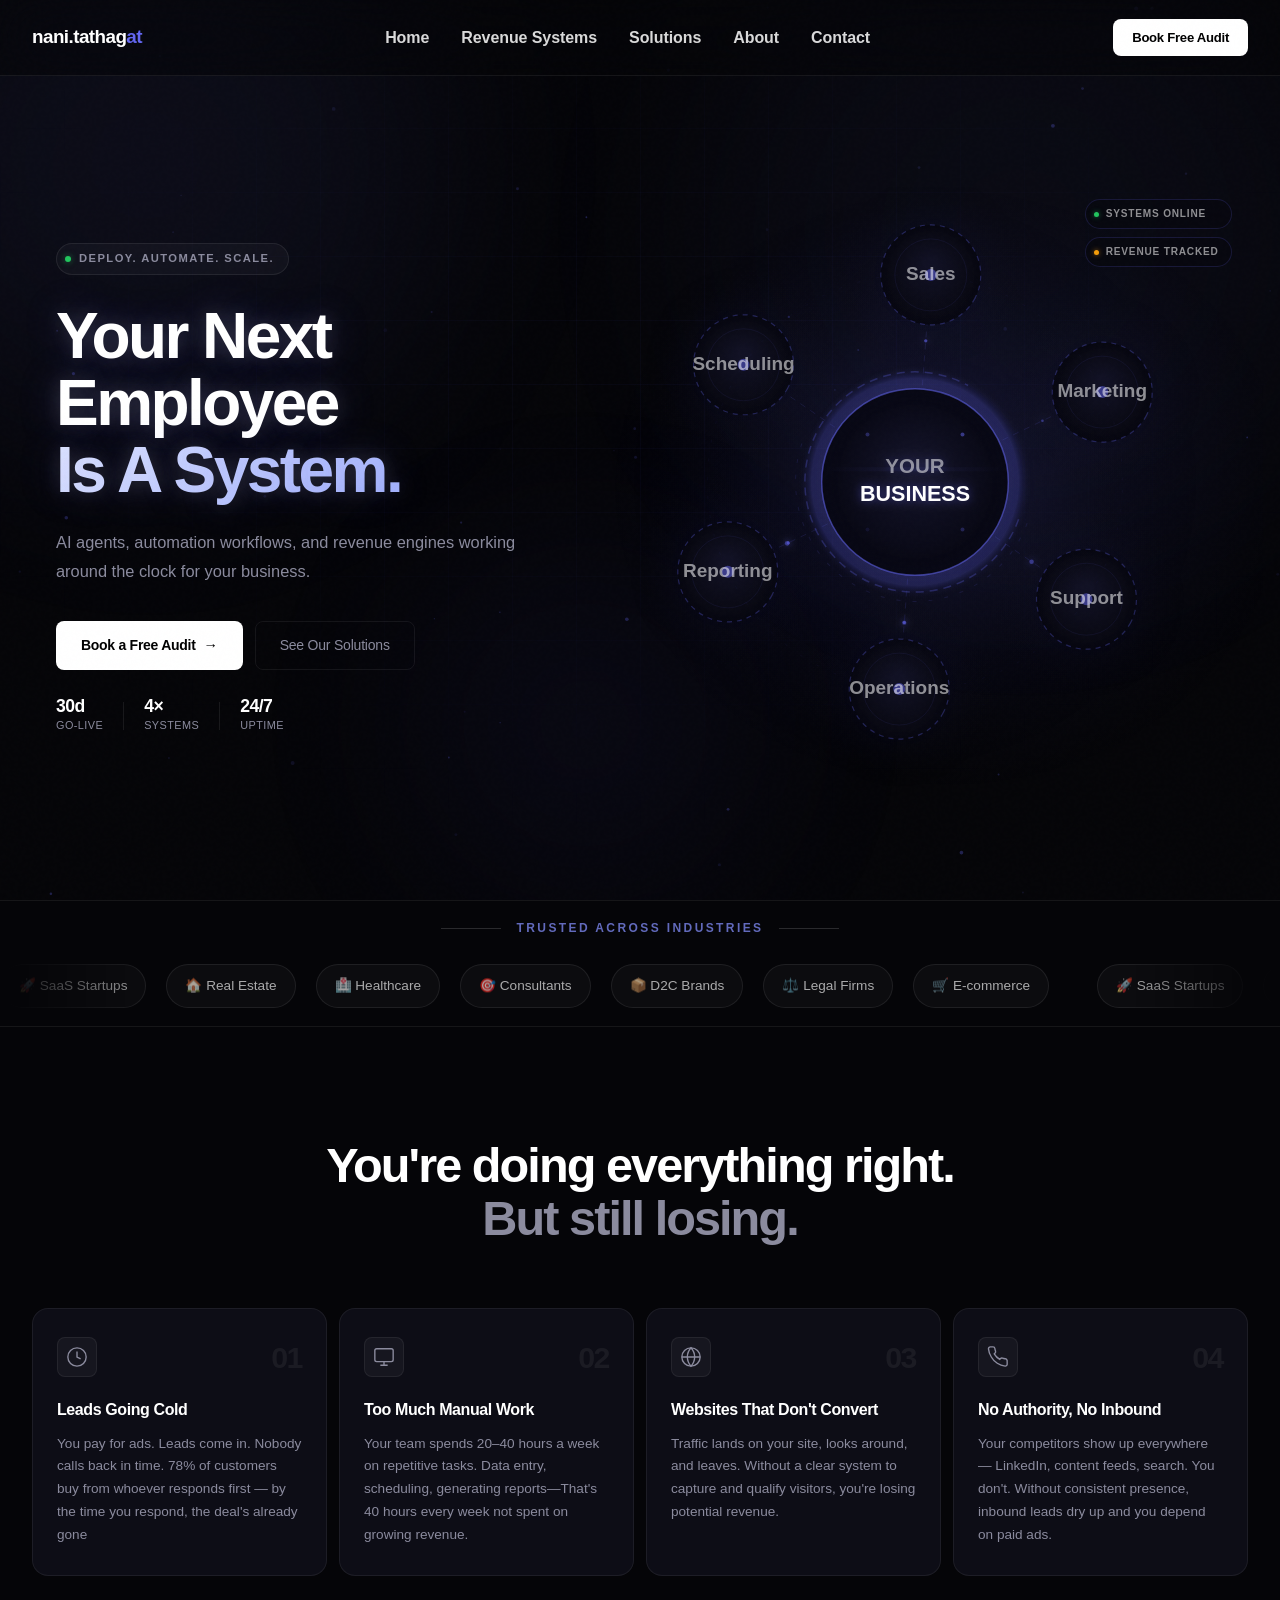
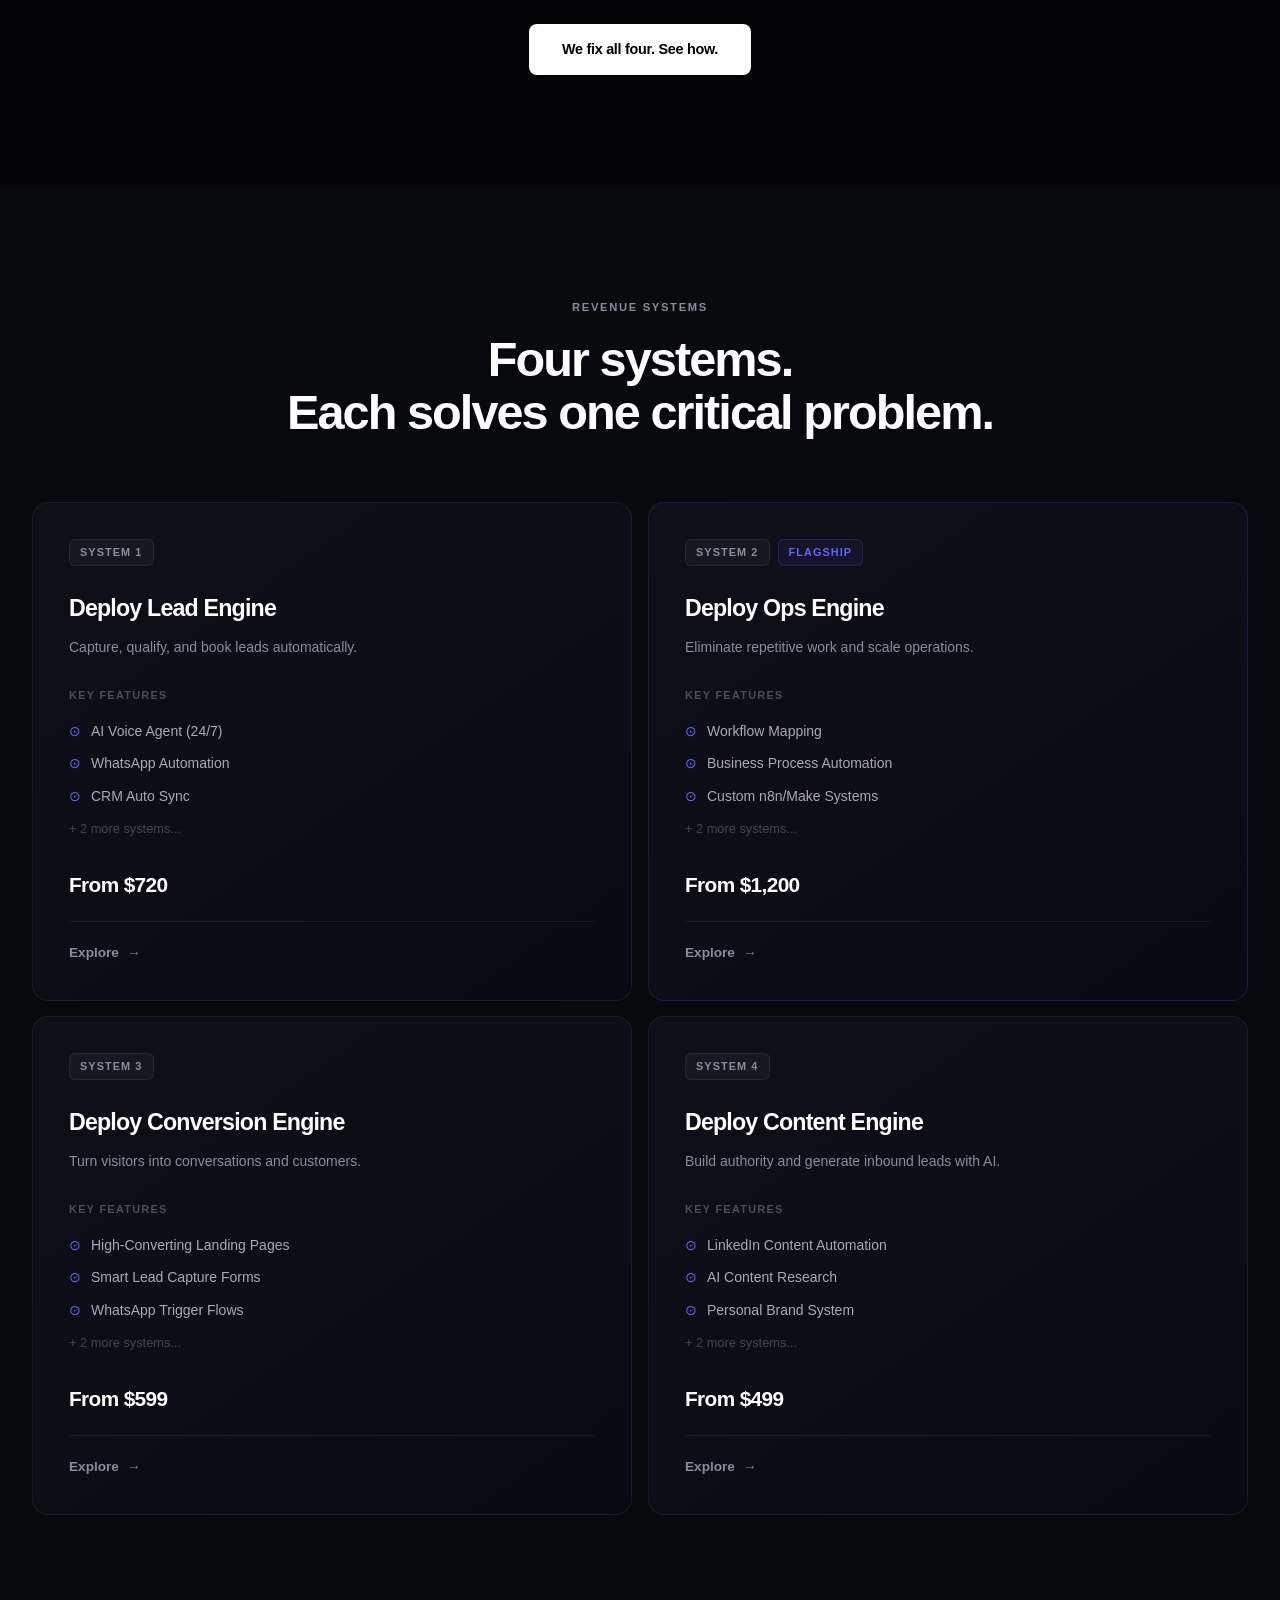
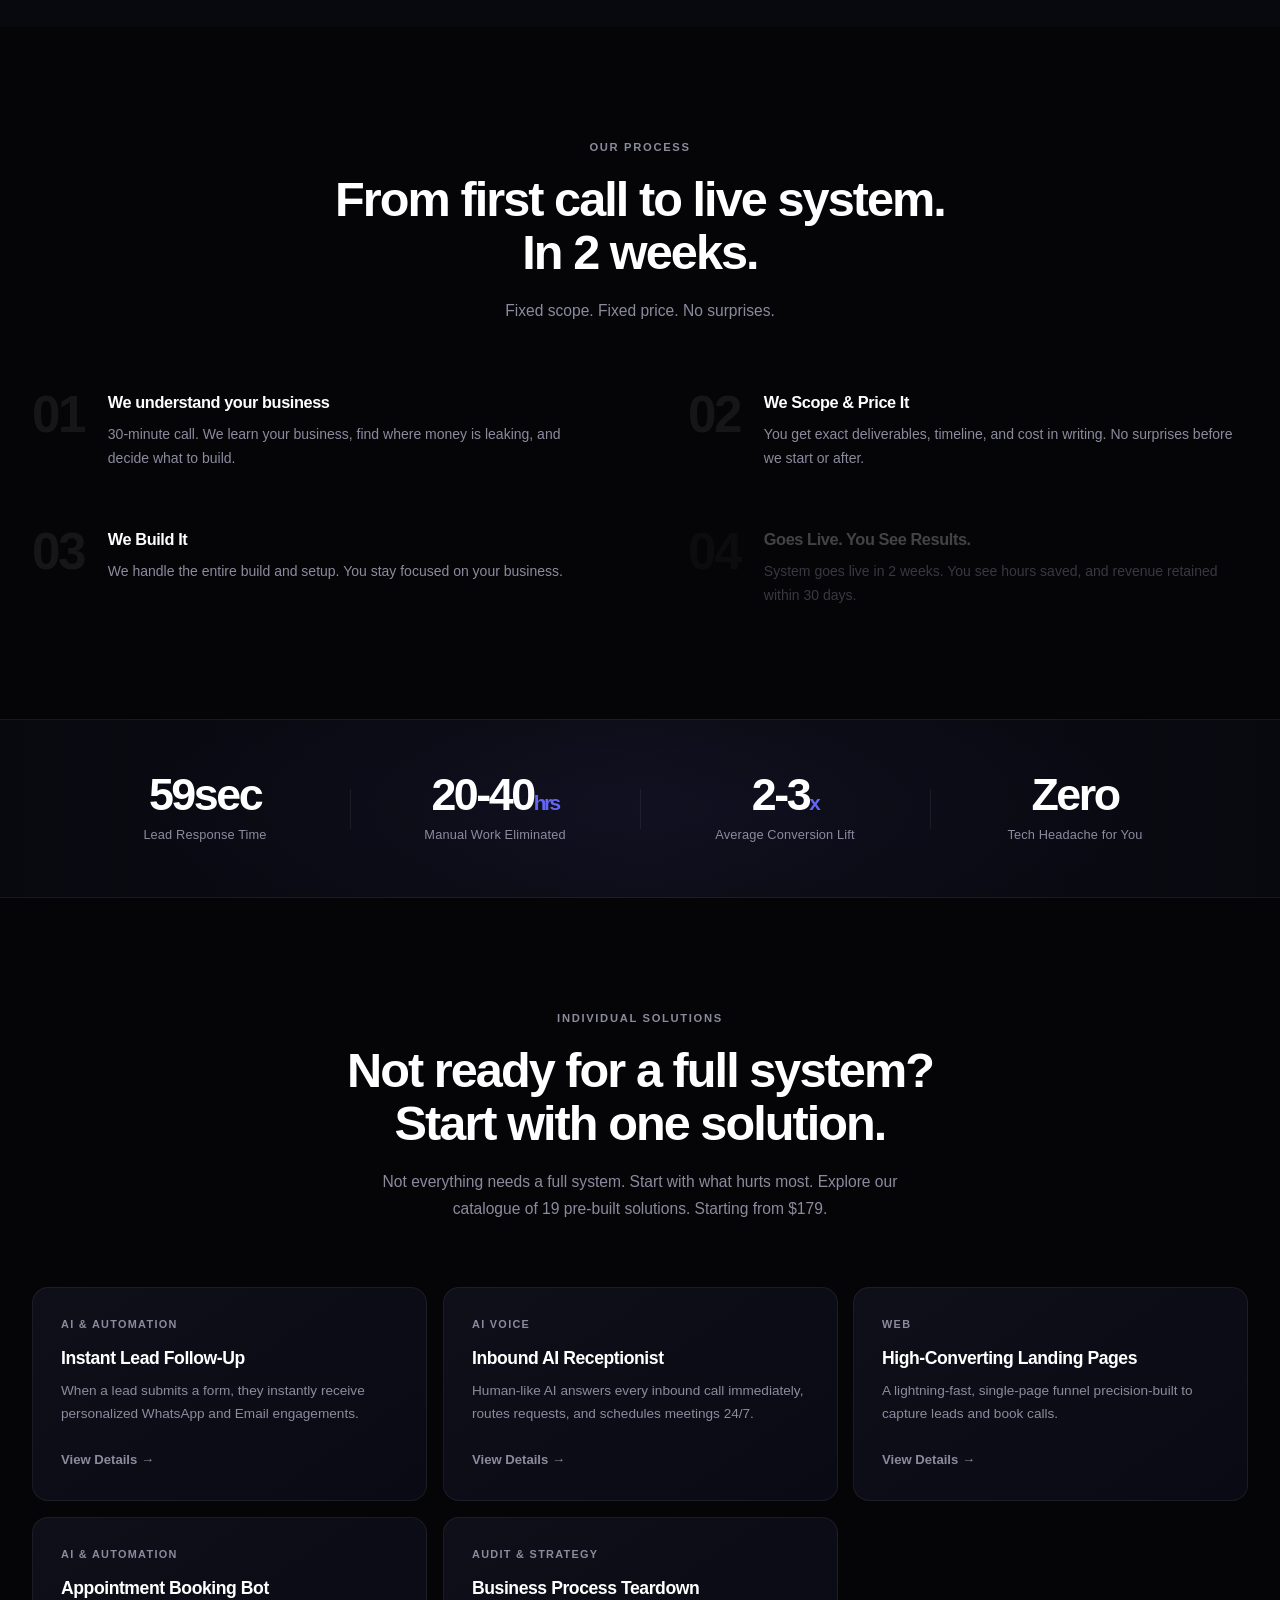
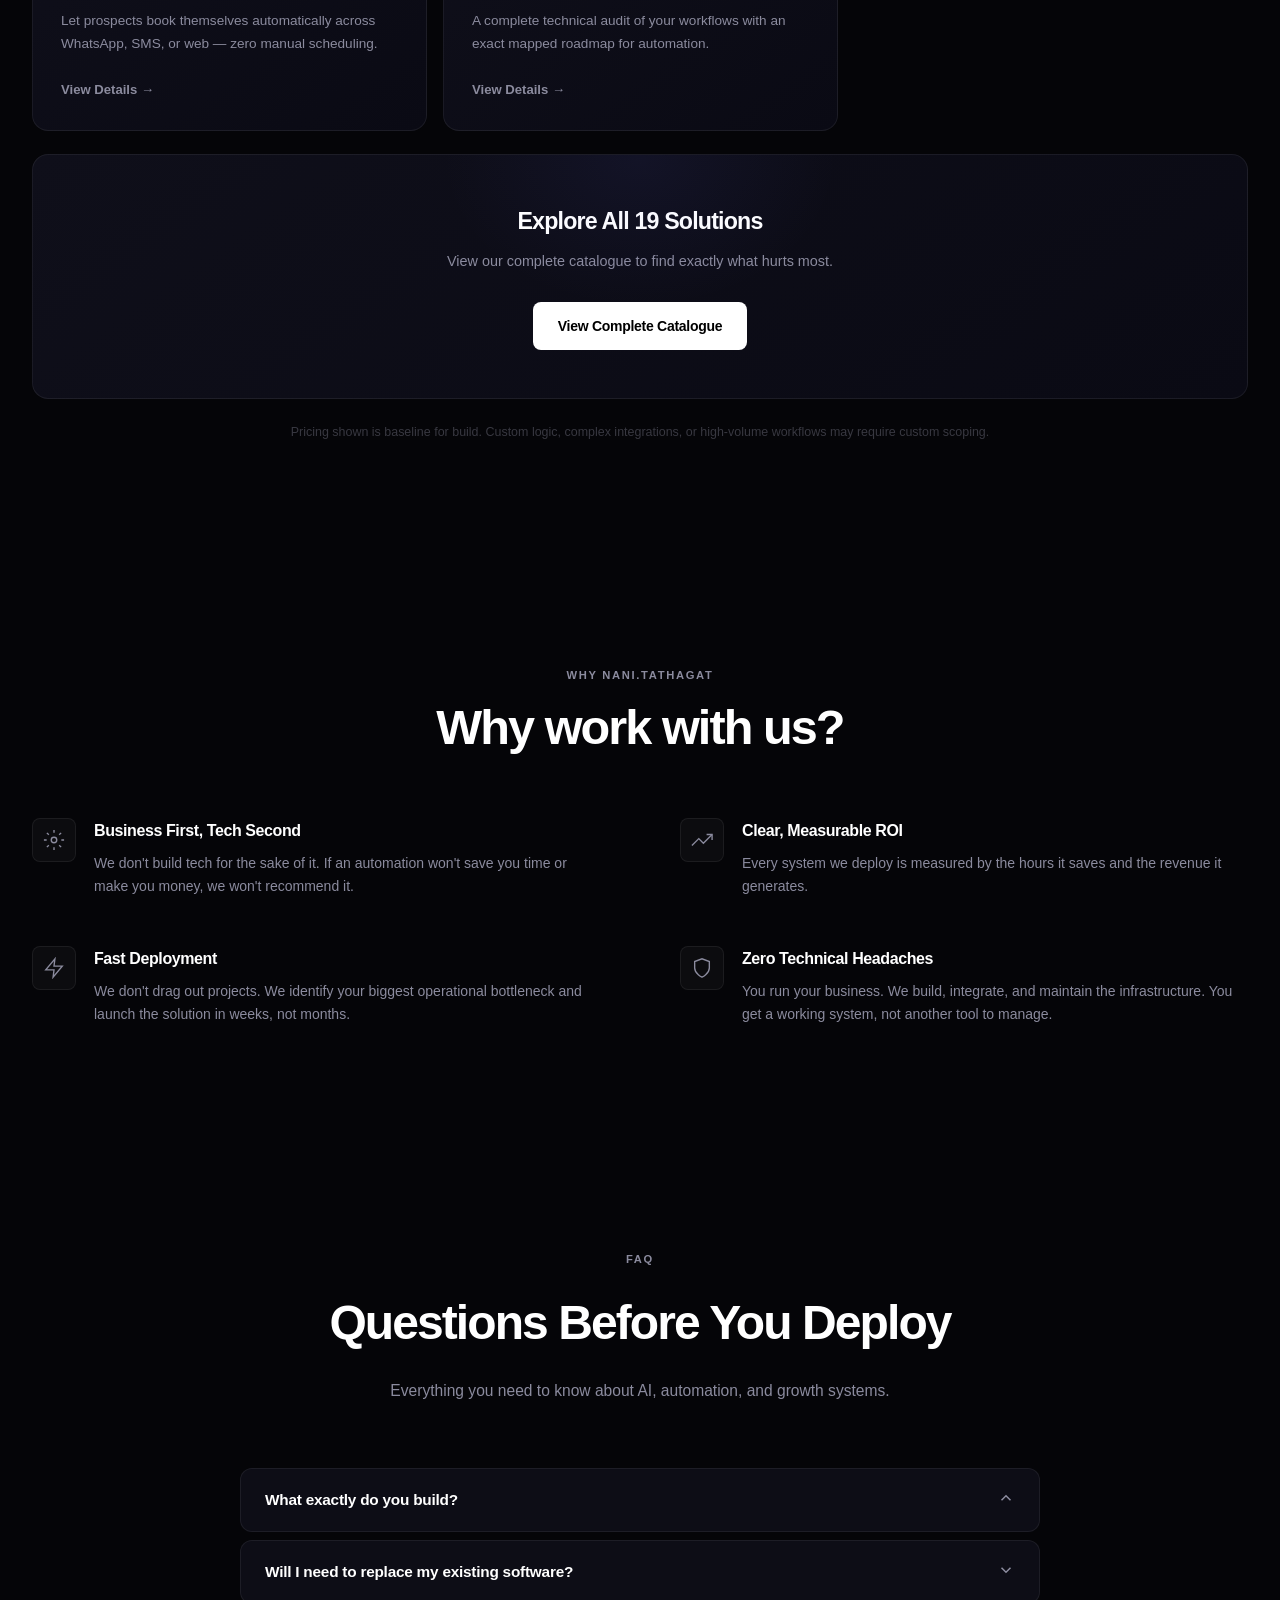
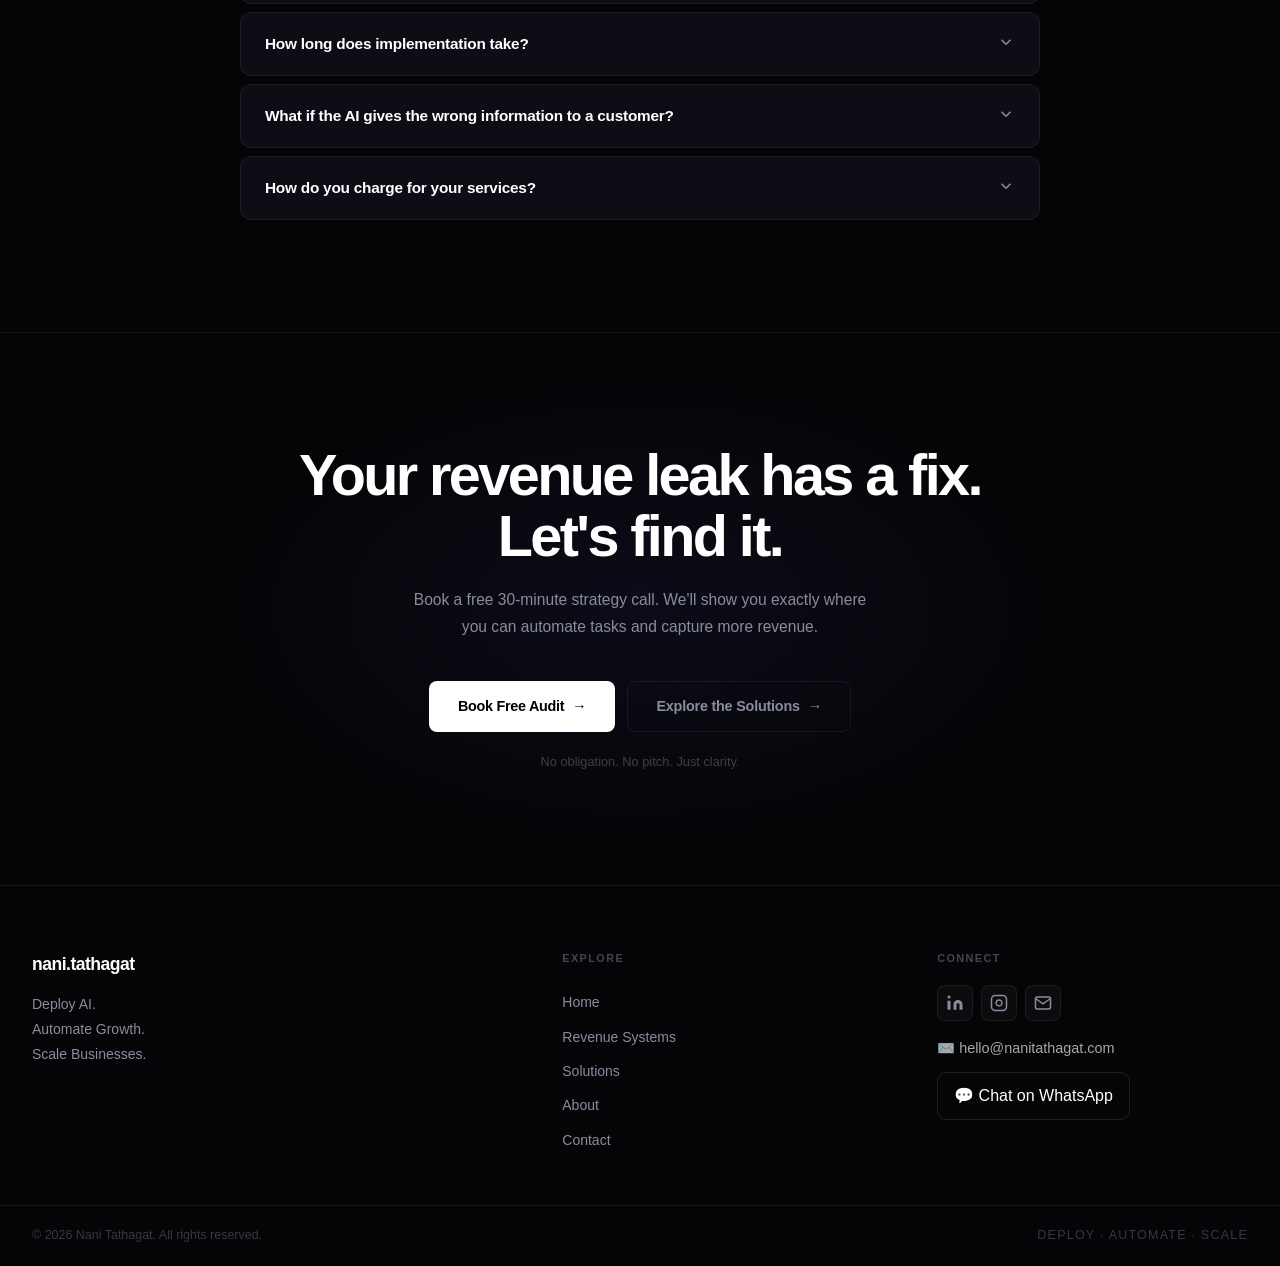
<file: nanitathagat-main 2/index.html>
<!DOCTYPE html>
<html lang="en">

<head>
  <meta charset="UTF-8" />
  <link rel="icon" href="assets/images/favicon.ico">
  <meta name="viewport" content="width=device-width, initial-scale=1.0" />

  <title>nanitathagat — Deploy AI. Automate Growth. Scale Businesses.</title>

  <!-- SEO Meta Tags -->
  <meta name="description"
    content="Nani Tathagat helps businesses deploy AI, automate workflows, increase revenue, and scale operations through innovative digital solutions.">

  <meta name="keywords"
    content="AI Automation, Business Growth, Revenue Systems, Digital Transformation, Business Consulting, AI Solutions, Automation Services">

  <meta name="robots" content="index, follow">

  <link rel="canonical" href="https://nanitathagat.in/">

  <!-- Open Graph -->
  <meta property="og:title" content="nanitathagat — Deploy AI. Automate Growth. Scale Businesses.">
  <meta property="og:description"
    content="Helping businesses deploy AI, automate processes, and scale revenue through smart digital solutions.">
  <meta property="og:url" content="https://nanitathagat.in/">
  <meta property="og:type" content="website">

  <link rel="preconnect" href="https://fonts.googleapis.com" />
  <link rel="preconnect" href="https://fonts.gstatic.com" crossorigin />
  <link
    href="https://fonts.googleapis.com/css2?family=Space+Grotesk:wght@400;500;600;700&family=Manrope:wght@300;400;500;600;700;800&display=swap"
    rel="stylesheet">
  <link rel="stylesheet" href="assets/css/style.css" />
</head>

<body>

  <!-- NAVBAR -->
  <nav class="navbar" id="navbar">
    <div class="nav-container">
      <a href="#" class="nav-logo">nani.tathag<span class="logo-o">at</span></a>
      <ul class="nav-links">
        <li><a href="index.html" class="nav-link">Home</a></li>
        <li><a href="revenue-systems.html" class="nav-link">Revenue Systems</a></li>
        <li><a href="solutions.html" class="nav-link">Solutions</a></li>
        <li><a href="about.html" class="nav-link">About</a></li>
        <li><a href="contact.html" class="nav-link">Contact</a></li>
      </ul>
      <div class="nav-right">
        <!-- <button class="theme-toggle" id="themeToggle" aria-label="Toggle theme">
          <svg width="18" height="18" viewBox="0 0 24 24" fill="none" stroke="currentColor" stroke-width="2">
            <circle cx="12" cy="12" r="4" />
            <path
              d="M12 2v2M12 20v2M4.93 4.93l1.41 1.41M17.66 17.66l1.41 1.41M2 12h2M20 12h2M6.34 17.66l-1.41 1.41M19.07 4.93l-1.41 1.41" />
          </svg>
        </button> -->
        <a href="contact.html" class="btn-audit-nav">Book Free Audit</a>
        <button class="hamburger" id="hamburger" aria-label="Menu">
          <span></span><span></span><span></span>
        </button>
      </div>
    </div>
    <div class="mobile-menu" id="mobileMenu">
      <a href="index.html" class="mobile-link">Home</a>
      <a href="revenue-systems.html" class="mobile-link">Revenue Systems</a>
      <a href="solutions.html" class="mobile-link">Solutions</a>
      <a href="about.html" class="mobile-link">About</a>
      <a href="contact.html" class="mobile-link">Contact</a>
    </div>
  </nav>

  <!-- HERO -->
  <section class="hero" id="hero">
    <div class="hero-grid-bg"></div>
    <div class="floating-orb orb1"></div>
    <div class="floating-orb orb2"></div>
    <div class="floating-orb orb3"></div>
    <div class="hero-container">
      <div class="hero-left reveal-left">
        <div class="hero-label">
          <span class="label-dot"></span>
          DEPLOY. AUTOMATE. SCALE.
        </div>
        <h1 class="hero-heading">
          Your Next Employee<br>
          <span class="gradient-text">Is A System.</span>
        </h1>
        <p class="hero-sub">AI agents, automation workflows, and revenue engines working around the clock for your
          business.</p>
        <div class="hero-btns">
          <a href="contact.html" class="btn-primary">Book a Free Audit <span class="btn-arrow">→</span></a>
          <a href="solutions.html" class="btn-secondary">See Our Solutions</a>
        </div>
        <div class="hero-meta">
          <div class="hero-stat">
            <span class="hero-stat-value">30d</span>
            <span class="hero-stat-label">Go-live</span>
          </div>
          <div class="hero-meta-divider"></div>
          <div class="hero-stat">
            <span class="hero-stat-value">4×</span>
            <span class="hero-stat-label">Systems</span>
          </div>
          <div class="hero-meta-divider"></div>
          <div class="hero-stat">
            <span class="hero-stat-value">24/7</span>
            <span class="hero-stat-label">Uptime</span>
          </div>
        </div>
      </div>
      <div class="hero-right reveal-right">
        <div class="os-graphic">
          <div class="diagram-chips">
            <div class="diagram-chip">
              <span class="chip-dot green"></span>
              <span>Systems Online</span>
            </div>
            <div class="diagram-chip">
              <span class="chip-dot amber"></span>
              <span>Revenue Tracked</span>
            </div>
          </div>
          <div class="os-canvas-wrap">
            <canvas id="osCanvas"></canvas>
            <div class="leak-badge" id="leakBadge">⚠ LEAKING REVENUE</div>
          </div>
        </div>
      </div>
    </div>
  </section>

  <!-- INDUSTRIES BAR -->
  <section class="industries-bar">
    <div class="industries-label">
      <span></span>
      Trusted Across Industries
      <span></span>
    </div>

    <div class="industries-track-wrap">
      <div class="industries-track">

        <div class="industries-group">
          <span class="industry-item">🚀 SaaS Startups</span>

          <span class="industry-item">🏠 Real Estate</span>

          <span class="industry-item">🏥 Healthcare</span>

          <span class="industry-item">🎯 Consultants</span>

          <span class="industry-item">📦 D2C Brands</span>

          <span class="industry-item">⚖️ Legal Firms</span>

          <span class="industry-item">🛒 E-commerce</span>
        </div>
        <div class="industries-group">
          <span class="industry-item">🚀 SaaS Startups</span>

          <span class="industry-item">🏠 Real Estate</span>

          <span class="industry-item">🏥 Healthcare</span>

          <span class="industry-item">🎯 Consultants</span>

          <span class="industry-item">📦 D2C Brands</span>

          <span class="industry-item">⚖️ Legal Firms</span>

          <span class="industry-item">🛒 E-commerce</span>
        </div>
        <div class="industries-group">
          <span class="industry-item">🚀 SaaS Startups</span>

          <span class="industry-item">🏠 Real Estate</span>

          <span class="industry-item">🏥 Healthcare</span>

          <span class="industry-item">🎯 Consultants</span>

          <span class="industry-item">📦 D2C Brands</span>

          <span class="industry-item">⚖️ Legal Firms</span>

          <span class="industry-item">🛒 E-commerce</span>
        </div>
        <div class="industries-group">
          <span class="industry-item">🚀 SaaS Startups</span>

          <span class="industry-item">🏠 Real Estate</span>

          <span class="industry-item">🏥 Healthcare</span>

          <span class="industry-item">🎯 Consultants</span>

          <span class="industry-item">📦 D2C Brands</span>

          <span class="industry-item">⚖️ Legal Firms</span>

          <span class="industry-item">🛒 E-commerce</span>
        </div>

      </div>
    </div>
  </section>

  <!-- PROBLEM SECTION -->
  <section class="problem-section" id="problem">
    <div class="section-container">
      <h2 class="problem-heading reveal-up">
        You're doing everything right.<br>
        <span class="muted-text">But still losing.</span>
      </h2>
      <div class="problem-cards">
        <div class="problem-card reveal-up" style="--delay:0.1s">
          <div class="card-top">
            <div class="card-icon">
              <svg width="22" height="22" fill="none" stroke="currentColor" stroke-width="1.5" viewBox="0 0 24 24">
                <circle cx="12" cy="12" r="10" />
                <polyline points="12 6 12 12 16 14" />
              </svg>
            </div>
            <span class="card-num">01</span>
          </div>
          <h3 class="card-title">Leads Going Cold</h3>
          <p class="card-text">You pay for ads. Leads come in. Nobody calls back in time. 78% of customers buy from
            whoever responds first — by the time you respond, the deal's already gone</p>
        </div>
        <div class="problem-card reveal-up" style="--delay:0.2s">
          <div class="card-top">
            <div class="card-icon">
              <svg width="22" height="22" fill="none" stroke="currentColor" stroke-width="1.5" viewBox="0 0 24 24">
                <rect x="2" y="3" width="20" height="14" rx="2" />
                <path d="M8 21h8M12 17v4" />
              </svg>
            </div>
            <span class="card-num">02</span>
          </div>
          <h3 class="card-title">Too Much Manual Work</h3>
          <p class="card-text">Your team spends 20–40 hours a week on repetitive tasks. Data entry, scheduling,
            generating reports—That's 40 hours every week not spent on growing revenue.</p>
        </div>
        <div class="problem-card reveal-up" style="--delay:0.3s">
          <div class="card-top">
            <div class="card-icon">
              <svg width="22" height="22" fill="none" stroke="currentColor" stroke-width="1.5" viewBox="0 0 24 24">
                <circle cx="12" cy="12" r="10" />
                <line x1="2" y1="12" x2="22" y2="12" />
                <path d="M12 2a15.3 15.3 0 0 1 4 10 15.3 15.3 0 0 1-4 10 15.3 15.3 0 0 1-4-10 15.3 15.3 0 0 1 4-10z" />
              </svg>
            </div>
            <span class="card-num">03</span>
          </div>
          <h3 class="card-title">Websites That Don't Convert</h3>
          <p class="card-text">Traffic lands on your site, looks around, and leaves. Without a clear system to capture
            and qualify visitors, you're losing potential revenue.</p>
        </div>
        <div class="problem-card reveal-up" style="--delay:0.4s">
          <div class="card-top">
            <div class="card-icon">
              <svg width="22" height="22" fill="none" stroke="currentColor" stroke-width="1.5" viewBox="0 0 24 24">
                <path
                  d="M22 16.92v3a2 2 0 0 1-2.18 2 19.79 19.79 0 0 1-8.63-3.07A19.5 19.5 0 0 1 4.69 12 19.79 19.79 0 0 1 1.61 3.18 2 2 0 0 1 3.59 1h3a2 2 0 0 1 2 1.72c.127.96.361 1.903.7 2.81a2 2 0 0 1-.45 2.11L7.91 8.56a16 16 0 0 0 6 6l.87-.87a2 2 0 0 1 2.11-.45c.907.339 1.85.573 2.81.7A2 2 0 0 1 21.92 16z" />
              </svg>
            </div>
            <span class="card-num">04</span>
          </div>
          <h3 class="card-title">No Authority, No Inbound</h3>
          <p class="card-text">Your competitors show up everywhere — LinkedIn, content feeds, search. You don't. Without
            consistent presence, inbound leads dry up and you depend on paid ads.</p>
        </div>
      </div>
      <div class="problem-cta reveal-up">
        <a href="#systems" class="btn-primary btn-large">We fix all four. See how.</a>
      </div>
    </div>
  </section>

  <!-- REVENUE SYSTEMS -->
  <section class="systems-section" id="systems">
    <div class="section-container">
      <div class="section-eyebrow reveal-up">REVENUE SYSTEMS</div>
      <h2 class="section-heading reveal-up">
        Four systems.<br>
        Each solves one critical problem.
      </h2>
      <div class="systems-grid">
        <div class="system-card reveal-up" style="--delay:0.1s">
          <div class="system-card-header">
            <span class="system-badge">SYSTEM 1</span>
          </div>
          <h3 class="system-title">Deploy Lead Engine</h3>
          <p class="system-sub">Capture, qualify, and book leads automatically.</p>
          <div class="system-features-label">KEY FEATURES</div>
          <ul class="system-features">
            <li><span class="feature-icon">⊙</span> AI Voice Agent (24/7)</li>
            <li><span class="feature-icon">⊙</span> WhatsApp Automation</li>
            <li><span class="feature-icon">⊙</span> CRM Auto Sync</li>
          </ul>
          <p class="more-systems">+ 2 more systems...</p>
          <div class="system-price">From $720</div>
          <a href="revenue-systems.html" class="system-explore">Explore <span>→</span></a>
        </div>
        <div class="system-card system-card-flagship reveal-up" style="--delay:0.2s">
          <div class="system-card-header">
            <span class="system-badge">SYSTEM 2</span>
            <span class="flagship-badge">FLAGSHIP</span>
          </div>
          <h3 class="system-title">Deploy Ops Engine</h3>
          <p class="system-sub">Eliminate repetitive work and scale operations.</p>
          <div class="system-features-label">KEY FEATURES</div>
          <ul class="system-features">
            <li><span class="feature-icon">⊙</span> Workflow Mapping</li>
            <li><span class="feature-icon">⊙</span> Business Process Automation</li>
            <li><span class="feature-icon">⊙</span> Custom n8n/Make Systems</li>
          </ul>
          <p class="more-systems">+ 2 more systems...</p>
          <div class="system-price">From $1,200</div>
          <a href="revenue-systems.html" class="system-explore">Explore <span>→</span></a>
        </div>
        <div class="system-card reveal-up" style="--delay:0.3s">
          <div class="system-card-header">
            <span class="system-badge">SYSTEM 3</span>
          </div>
          <h3 class="system-title">Deploy Conversion Engine</h3>
          <p class="system-sub">Turn visitors into conversations and customers.</p>
          <div class="system-features-label">KEY FEATURES</div>
          <ul class="system-features">
            <li><span class="feature-icon">⊙</span> High-Converting Landing Pages</li>
            <li><span class="feature-icon">⊙</span> Smart Lead Capture Forms</li>
            <li><span class="feature-icon">⊙</span> WhatsApp Trigger Flows</li>
          </ul>
          <p class="more-systems">+ 2 more systems...</p>
          <div class="system-price">From $599</div>
          <a href="revenue-systems.html" class="system-explore">Explore <span>→</span></a>
        </div>
        <div class="system-card reveal-up" style="--delay:0.4s">
          <div class="system-card-header">
            <span class="system-badge">SYSTEM 4</span>
          </div>
          <h3 class="system-title">Deploy Content Engine</h3>
          <p class="system-sub">Build authority and generate inbound leads with AI.</p>
          <div class="system-features-label">KEY FEATURES</div>
          <ul class="system-features">
            <li><span class="feature-icon">⊙</span> LinkedIn Content Automation</li>
            <li><span class="feature-icon">⊙</span> AI Content Research</li>
            <li><span class="feature-icon">⊙</span> Personal Brand System</li>
          </ul>
          <p class="more-systems">+ 2 more systems...</p>
          <div class="system-price">From $499</div>
          <a href="revenue-systems.html" class="system-explore">Explore <span>→</span></a>
        </div>
      </div>
    </div>
  </section>

  <!-- PROCESS SECTION -->
  <section class="process-section" id="process">
    <div class="section-container">
      <div class="section-eyebrow reveal-up">OUR PROCESS</div>
      <h2 class="section-heading reveal-up">
        From first call to live system.<br>
        In 2 weeks.
      </h2>
      <p class="section-sub reveal-up">Fixed scope. Fixed price. No surprises.</p>
      <div class="process-grid">
        <div class="process-item reveal-left" style="--delay:0.1s">
          <span class="process-num">01</span>
          <div class="process-content">
            <h3 class="process-title">We understand your business</h3>
            <p class="process-text">30-minute call. We learn your business, find where money is leaking, and decide what
              to build.</p>
          </div>
        </div>
        <div class="process-item reveal-right" style="--delay:0.2s">
          <span class="process-num">02</span>
          <div class="process-content">
            <h3 class="process-title">We Scope &amp; Price It</h3>
            <p class="process-text">You get exact deliverables, timeline, and cost in writing. No surprises before we
              start or after.</p>
          </div>
        </div>
        <div class="process-item reveal-left" style="--delay:0.3s">
          <span class="process-num">03</span>
          <div class="process-content">
            <h3 class="process-title">We Build It</h3>
            <p class="process-text">We handle the entire build and setup. You stay focused on your business.</p>
          </div>
        </div>
        <div class="process-item reveal-right" style="--delay:0.4s">
          <span class="process-num process-num-muted">04</span>
          <div class="process-content">
            <h3 class="process-title process-title-muted">Goes Live. You See Results.</h3>
            <p class="process-text process-text-muted">System goes live in 2 weeks. You see hours saved, and revenue
              retained within 30 days.</p>
          </div>
        </div>
      </div>
    </div>
    <!-- Stats bar -->
    <div class="stats-bar">
      <div class="stat-item">
        <div class="stat-number" data-target="60" data-suffix="sec">0</div>
        <div class="stat-label">Lead Response Time</div>
      </div>
      <div class="stat-item">
        <div class="stat-number stat-range">20-40<span class="stat-unit">hrs</span></div>
        <div class="stat-label">Manual Work Eliminated</div>
      </div>
      <div class="stat-item">
        <div class="stat-number stat-range">2-3<span class="stat-unit">x</span></div>
        <div class="stat-label">Average Conversion Lift</div>
      </div>
      <div class="stat-item">
        <div class="stat-number stat-range">Zero</div>
        <div class="stat-label">Tech Headache for You</div>
      </div>
    </div>
  </section>

  <!-- SOLUTIONS SECTION -->
  <section class="solutions-section" id="solutions">
    <div class="section-container">
      <div class="section-eyebrow reveal-up">INDIVIDUAL SOLUTIONS</div>
      <h2 class="section-heading solutions-heading reveal-up">
        Not ready for a full system?<br>
        Start with one solution.
      </h2>
      <p class="section-sub reveal-up">Not everything needs a full system. Start with what hurts most. Explore our
        catalogue of 19 pre-built solutions. Starting from $179.</p>
      <div class="solutions-grid">
        <div class="solution-card reveal-up" style="--delay:0.1s">
          <div class="sol-category">AI &amp; Automation</div>
          <h3 class="sol-title">Instant Lead Follow-Up</h3>
          <p class="sol-text">When a lead submits a form, they instantly receive personalized WhatsApp and Email
            engagements.</p>
          <a href="#" class="sol-link">View Details →</a>
        </div>
        <div class="solution-card reveal-up" style="--delay:0.2s">
          <div class="sol-category">AI Voice</div>
          <h3 class="sol-title">Inbound AI Receptionist</h3>
          <p class="sol-text">Human-like AI answers every inbound call immediately, routes requests, and schedules
            meetings 24/7.</p>
          <a href="#" class="sol-link">View Details →</a>
        </div>
        <div class="solution-card reveal-up" style="--delay:0.3s">
          <div class="sol-category">Web</div>
          <h3 class="sol-title">High-Converting Landing Pages</h3>
          <p class="sol-text">A lightning-fast, single-page funnel precision-built to capture leads and book calls.</p>
          <a href="#" class="sol-link">View Details →</a>
        </div>
        <div class="solution-card reveal-up" style="--delay:0.1s">
          <div class="sol-category">AI &amp; Automation</div>
          <h3 class="sol-title">Appointment Booking Bot</h3>
          <p class="sol-text">Let prospects book themselves automatically across WhatsApp, SMS, or web — zero manual
            scheduling.</p>
          <a href="#" class="sol-link">View Details →</a>
        </div>
        <div class="solution-card reveal-up" style="--delay:0.2s">
          <div class="sol-category">Audit &amp; Strategy</div>
          <h3 class="sol-title">Business Process Teardown</h3>
          <p class="sol-text">A complete technical audit of your workflows with an exact mapped roadmap for automation.
          </p>
          <a href="#" class="sol-link">View Details →</a>
        </div>
      </div>
      <div class="solutions-cta-box reveal-up">
        <h3 class="sol-cta-title">Explore All 19 Solutions</h3>
        <p class="sol-cta-sub">View our complete catalogue to find exactly what hurts most.</p>
        <a href="solutions.html" class="btn-primary">View Complete Catalogue</a>
      </div>
      <p class="pricing-note reveal-up">Pricing shown is baseline for build. Custom logic, complex integrations, or
        high-volume workflows may require custom scoping.</p>
    </div>
  </section>

  <!-- WHY WORK WITH US -->
  <section class="why-section" id="why">
    <div class="section-container">
      <div class="section-eyebrow reveal-up">WHY nani.tathagat</div>
      <h2 class="section-heading reveal-up">Why work with us?</h2>
      <div class="why-grid">
        <div class="why-item reveal-up" style="--delay:0.1s">
          <div class="why-icon">
            <svg width="22" height="22" fill="none" stroke="currentColor" stroke-width="1.5" viewBox="0 0 24 24">
              <circle cx="12" cy="12" r="3" />
              <path
                d="M12 1v3M12 20v3M4.22 4.22l2.12 2.12M17.66 17.66l2.12 2.12M1 12h3M20 12h3M4.22 19.78l2.12-2.12M17.66 6.34l2.12-2.12" />
            </svg>
          </div>
          <div class="why-content">
            <h3 class="why-title">Business First, Tech Second</h3>
            <p class="why-text">We don't build tech for the sake of it. If an automation won't save you time or make you
              money, we won't recommend it.</p>
          </div>
        </div>
        <div class="why-item reveal-up" style="--delay:0.2s">
          <div class="why-icon">
            <svg width="22" height="22" fill="none" stroke="currentColor" stroke-width="1.5" viewBox="0 0 24 24">
              <polyline points="23 6 13.5 15.5 8.5 10.5 1 18" />
              <polyline points="17 6 23 6 23 12" />
            </svg>
          </div>
          <div class="why-content">
            <h3 class="why-title">Clear, Measurable ROI</h3>
            <p class="why-text">Every system we deploy is measured by the hours it saves and the revenue it generates.
            </p>
          </div>
        </div>
        <div class="why-item reveal-up" style="--delay:0.3s">
          <div class="why-icon">
            <svg width="22" height="22" fill="none" stroke="currentColor" stroke-width="1.5" viewBox="0 0 24 24">
              <polygon points="13 2 3 14 12 14 11 22 21 10 12 10 13 2" />
            </svg>
          </div>
          <div class="why-content">
            <h3 class="why-title">Fast Deployment</h3>
            <p class="why-text">We don't drag out projects. We identify your biggest operational bottleneck and launch
              the solution in weeks, not months.</p>
          </div>
        </div>
        <div class="why-item reveal-up" style="--delay:0.4s">
          <div class="why-icon">
            <svg width="22" height="22" fill="none" stroke="currentColor" stroke-width="1.5" viewBox="0 0 24 24">
              <path d="M12 22s8-4 8-10V5l-8-3-8 3v7c0 6 8 10 8 10z" />
            </svg>
          </div>
          <div class="why-content">
            <h3 class="why-title">Zero Technical Headaches</h3>
            <p class="why-text">You run your business. We build, integrate, and maintain the infrastructure. You get a
              working system, not another tool to manage.</p>
          </div>
        </div>
      </div>
    </div>
  </section>

  <!-- FAQ -->
  <section class="faq-section" id="faq">
    <div class="section-container">
      <div class="section-eyebrow reveal-up">FAQ</div>
      <h2 class="faq-heading reveal-up">Questions Before You Deploy</h2>
      <p class="section-sub reveal-up">Everything you need to know about AI, automation, and growth systems.</p>
      <div class="faq-list reveal-up">
        <div class="faq-item">
          <button class="faq-question">
            What exactly do you build?
            <span class="faq-icon">
              <svg width="18" height="18" fill="none" stroke="currentColor" stroke-width="2" viewBox="0 0 24 24">
                <polyline points="18 15 12 9 6 15" />
              </svg>
            </span>
          </button>
          <div class="faq-answer">
            <p>We design and deploy AI-powered business systems that generate leads, automate operations, increase
              conversions, and build authority.</p>
            <p style="margin-top:12px">Our four core systems include:</p>
            <ul class="faq-list-inner">
              <li>🚀 <strong>Deploy Demand</strong> — Lead generation and customer acquisition</li>
              <li>⚙️ <strong>Deploy Operations</strong> — Workflow and process automation</li>
              <li>📋 <strong>Deploy Conversions</strong> — Websites, funnels, and conversion systems</li>
              <li>🎯 <strong>Deploy Authority</strong> — Content, LinkedIn, and personal branding automation</li>
            </ul>
            <p style="margin-top:12px">Every system is customized around your business goals.</p>
          </div>
        </div>
        <div class="faq-item">
          <button class="faq-question">
            Will I need to replace my existing software?
            <span class="faq-icon">
              <svg width="18" height="18" fill="none" stroke="currentColor" stroke-width="2" viewBox="0 0 24 24">
                <polyline points="6 9 12 15 18 9" />
              </svg>
            </span>
          </button>
          <div class="faq-answer">
            <p>No. We integrate with your existing tools (CRM, calendar, WhatsApp, email systems, etc.). Our solutions
              work alongside what you already use, connecting everything together seamlessly.</p>
          </div>
        </div>
        <div class="faq-item">
          <button class="faq-question">
            How long does implementation take?
            <span class="faq-icon">
              <svg width="18" height="18" fill="none" stroke="currentColor" stroke-width="2" viewBox="0 0 24 24">
                <polyline points="6 9 12 15 18 9" />
              </svg>
            </span>
          </button>
          <div class="faq-answer">
            <p>Most systems go live within 2 weeks. We scope and price everything upfront, build it without requiring
              your time, and launch it fast. You see measurable results within 30 days.</p>
          </div>
        </div>
        <div class="faq-item">
          <button class="faq-question">
            What if the AI gives the wrong information to a customer?
            <span class="faq-icon">
              <svg width="18" height="18" fill="none" stroke="currentColor" stroke-width="2" viewBox="0 0 24 24">
                <polyline points="6 9 12 15 18 9" />
              </svg>
            </span>
          </button>
          <div class="faq-answer">
            <p>Our AI systems are trained on your specific business, products, and processes. We include human oversight
              options and escalation protocols. The AI handles routine queries confidently while routing complex
              situations to your team.</p>
          </div>
        </div>
        <div class="faq-item">
          <button class="faq-question">
            How do you charge for your services?
            <span class="faq-icon">
              <svg width="18" height="18" fill="none" stroke="currentColor" stroke-width="2" viewBox="0 0 24 24">
                <polyline points="6 9 12 15 18 9" />
              </svg>
            </span>
          </button>
          <div class="faq-answer">
            <p>We offer fixed-price packages for each system, starting from $179 for individual solutions. Full systems
              start from $599. You get exact pricing upfront with no hidden fees. Optional monthly management is
              available for ongoing optimization.</p>
          </div>
        </div>
      </div>
    </div>
  </section>

  <!-- FINAL CTA -->
  <section class="cta-section" id="contact">
    <div class="cta-orb"></div>
    <div class="section-container cta-inner reveal-up">
      <h2 class="cta-heading">
        Your revenue leak has a fix.<br>
        Let's find it.
      </h2>
      <p class="cta-sub">Book a free 30-minute strategy call. We'll show you exactly where you can automate tasks and
        capture more revenue.</p>
      <div class="cta-btns">
        <a href="contact.html" class="btn-cta-primary">Book Free Audit <span>→</span></a>
        <a href="solutions.html" class="btn-cta-secondary">Explore the Solutions <span>→</span></a>
      </div>
      <p class="cta-note">No obligation. No pitch. Just clarity.</p>
    </div>
  </section>

  <!-- FOOTER -->
  <footer class="footer">
    <div class="footer-top">
      <div class="footer-brand">
        <div class="footer-logo">nani.tathagat</div>
        <p class="footer-tagline">Deploy AI.<br>Automate Growth.<br>Scale Businesses.</p>
      </div>
      <div class="footer-nav">
        <div class="footer-nav-label">EXPLORE</div>
        <a href="index.html">Home</a>
        <a href="revenue-systems.html">Revenue Systems</a>
        <a href="solutions.html">Solutions</a>
        <a href="about.html">About</a>
        <a href="contact.html">Contact</a>
      </div>
      <div class="footer-connect">
        <div class="footer-nav-label">CONNECT</div>
        <div class="footer-social">
          <a href="https://www.linkedin.com/in/nani-tathagat-158829404/" class="social-btn" aria-label="LinkedIn">
            <svg width="18" height="18" fill="currentColor" viewBox="0 0 24 24">
              <path d="M16 8a6 6 0 0 1 6 6v7h-4v-7a2 2 0 0 0-2-2 2 2 0 0 0-2 2v7h-4v-7a6 6 0 0 1 6-6z" />
              <rect x="2" y="9" width="4" height="12" />
              <circle cx="4" cy="4" r="2" />
            </svg>
          </a>
          <a href="https://www.instagram.com/nanl.tathagat" class="social-btn" aria-label="Instagram">
            <svg width="18" height="18" fill="none" stroke="currentColor" stroke-width="2" viewBox="0 0 24 24">
              <rect x="2" y="2" width="20" height="20" rx="5" ry="5" />
              <path d="M16 11.37A4 4 0 1 1 12.63 8 4 4 0 0 1 16 11.37z" />
              <line x1="17.5" y1="6.5" x2="17.51" y2="6.5" />
            </svg>
          </a>
          <a href="mailto:hello@nanitathagat.com" class="social-btn" aria-label="Email">
            <svg width="18" height="18" fill="none" stroke="currentColor" stroke-width="2" viewBox="0 0 24 24">
              <path d="M4 4h16c1.1 0 2 .9 2 2v12c0 1.1-.9 2-2 2H4c-1.1 0-2-.9-2-2V6c0-1.1.9-2 2-2z" />
              <polyline points="22,6 12,13 2,6" />
            </svg>
          </a>
        </div>
        <p class="footer-email">
          ✉️ hello@nanitathagat.com
        </p>

        <!-- <p class="footer-phone">
          <a href="tel:+91">
            📞 +91 
          </a>
        </p> -->

        <a href="https://wa.me/" target="_blank" class="footer-whatsapp">
          💬 Chat on WhatsApp
        </a>
      </div>
    </div>
    <div class="footer-bottom">
      <p>© 2026 Nani Tathagat. All rights reserved.</p>
      <p class="footer-bottom-right">DEPLOY · AUTOMATE · SCALE</p>
    </div>
  </footer>


  <script src="js/animations.js"></script>
</body>

</html>
</file>
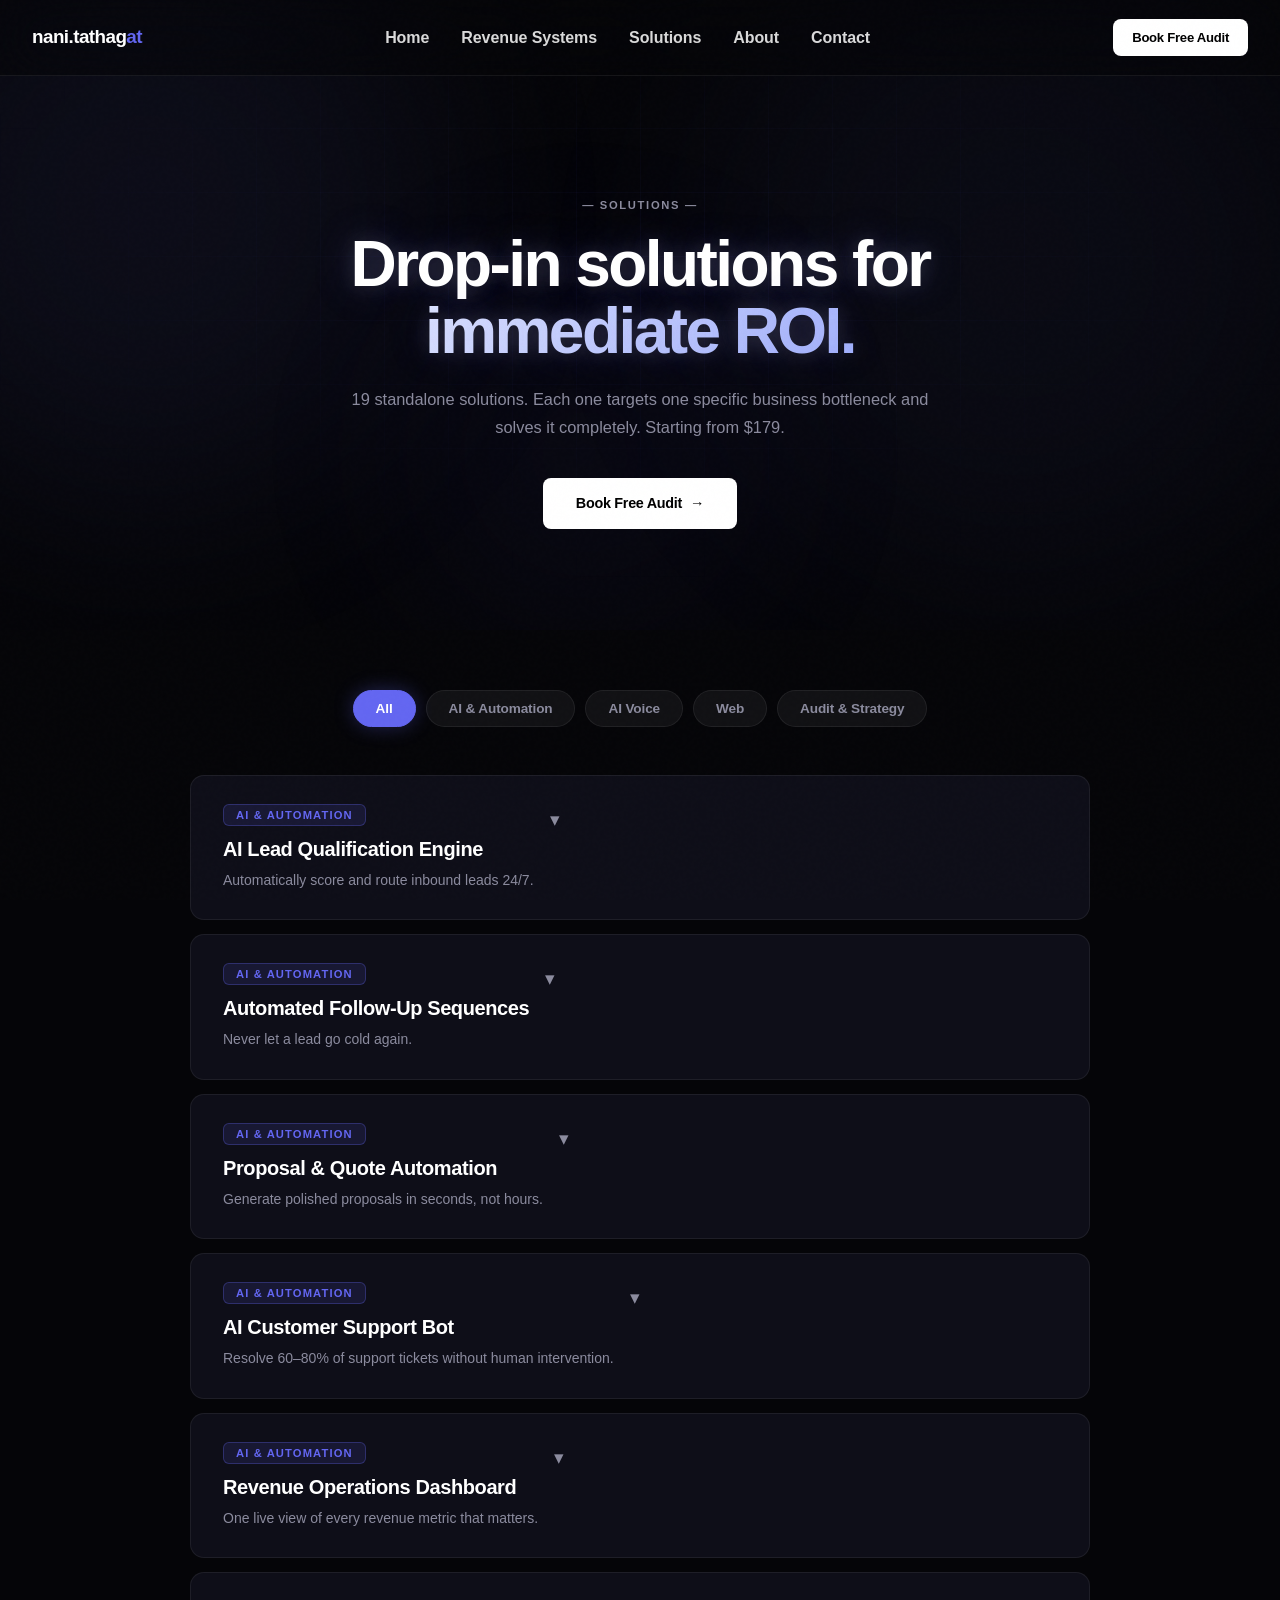
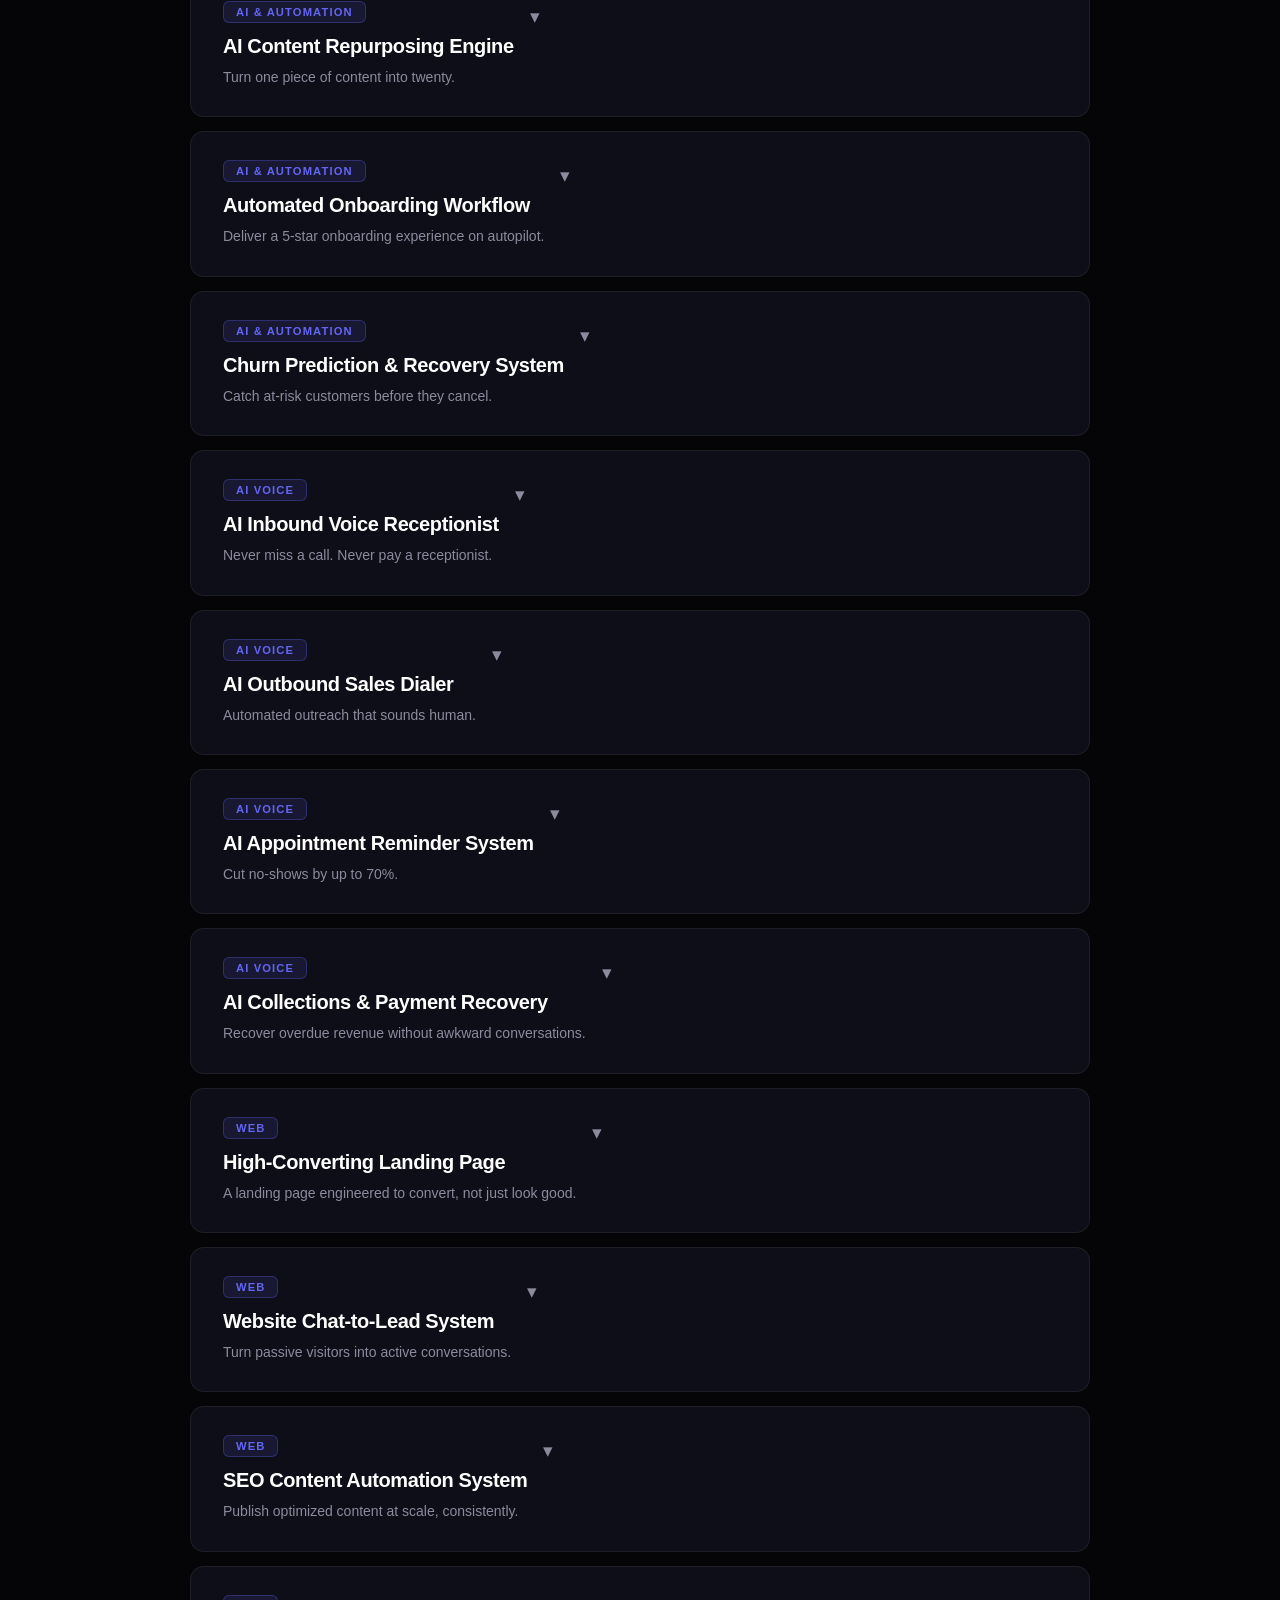
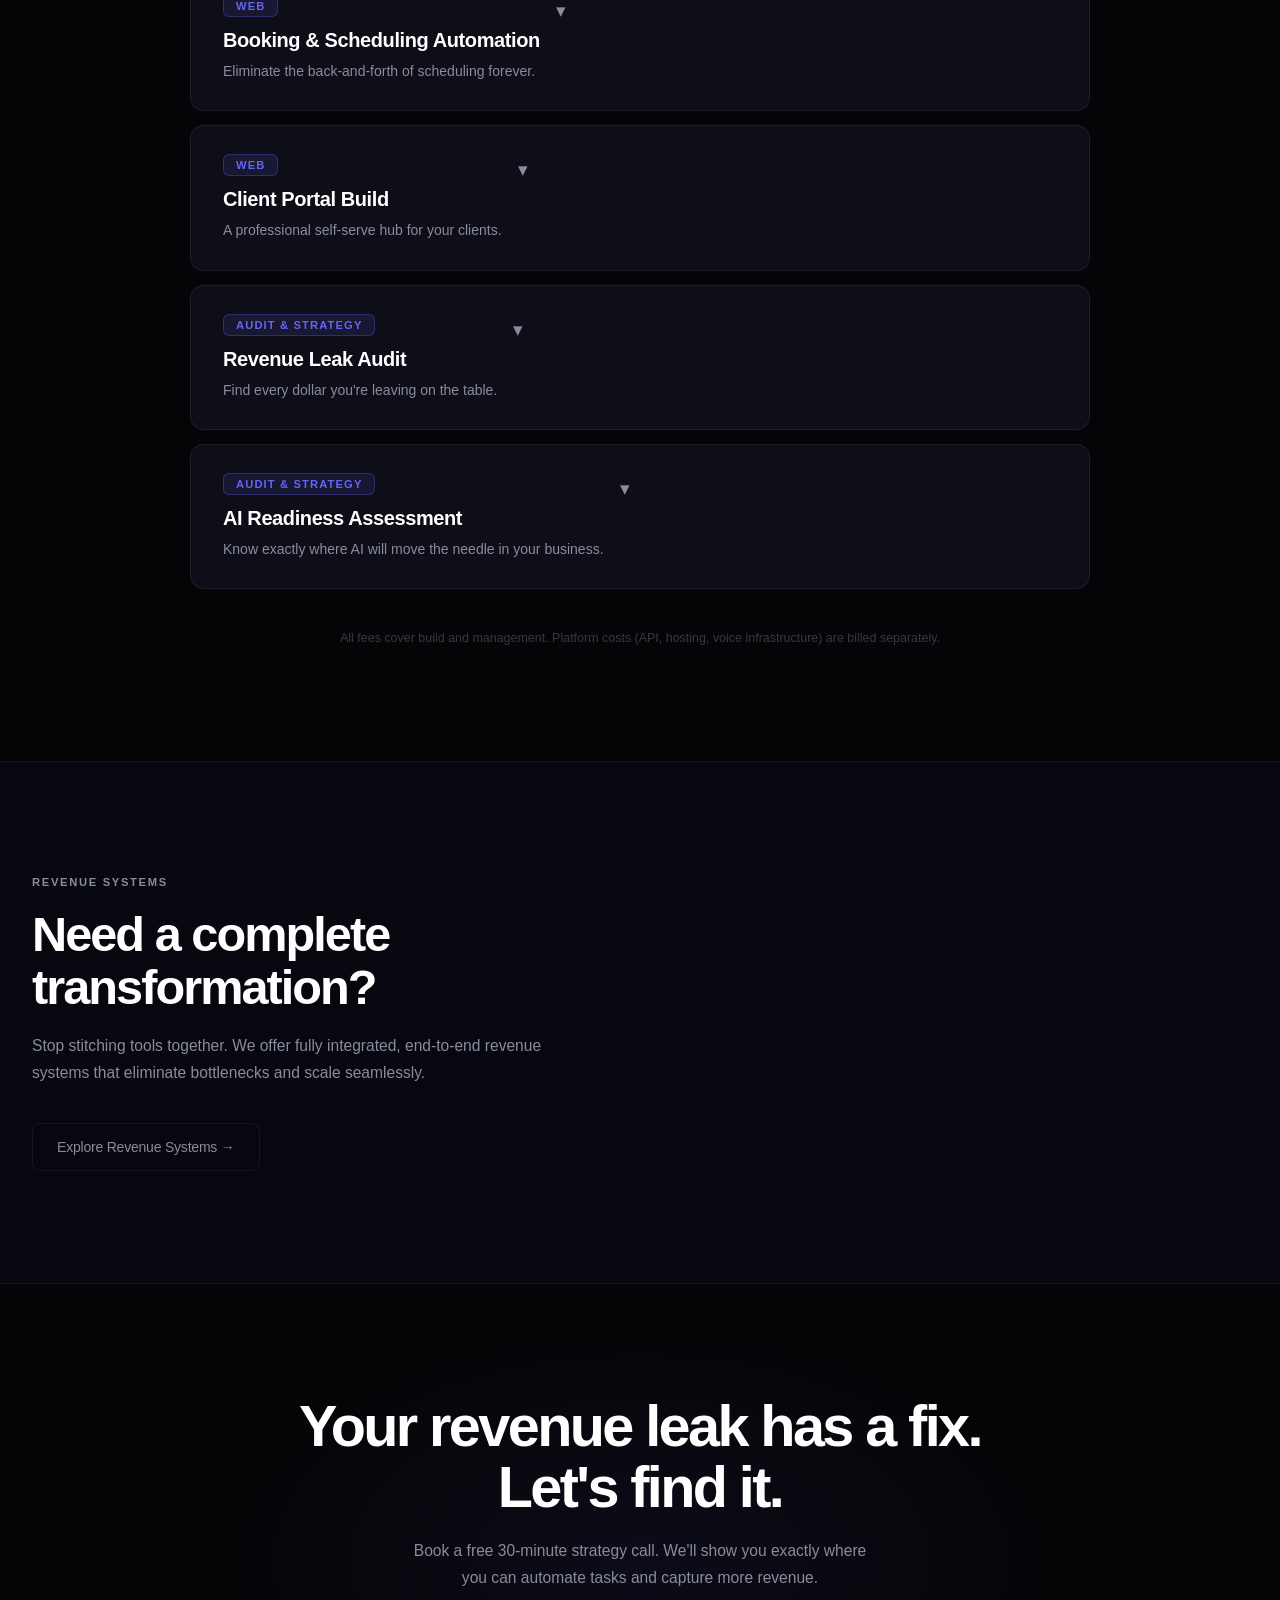
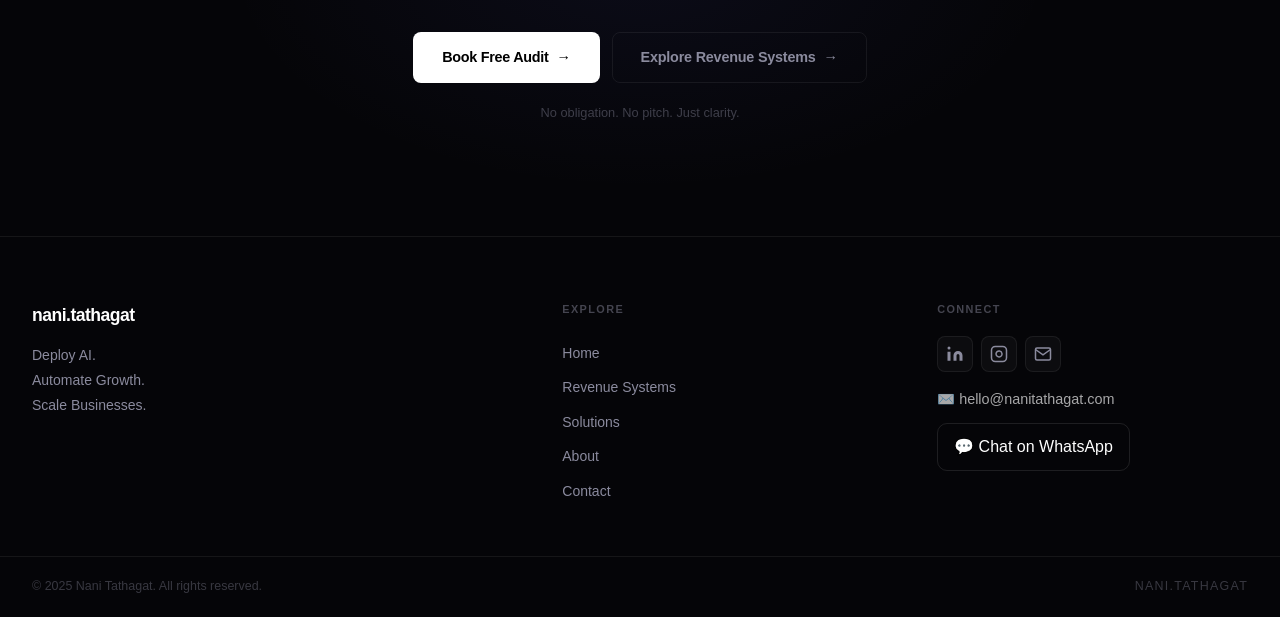
<file: nanitathagat-main 2/solutions.html>
<!DOCTYPE html>
<html lang="en">

<head>
  <meta charset="UTF-8">
  <meta name="viewport" content="width=device-width, initial-scale=1.0">
  <title>Solutions — nanitathagat</title>
  <link rel="stylesheet" href="assets/css/style.css">
  <link rel="preconnect" href="https://fonts.googleapis.com">
  <link rel="preconnect" href="https://fonts.gstatic.com" crossorigin>
  <link href="https://fonts.googleapis.com/css2?family=Space+Grotesk:wght@400;500;600;700&family=Manrope:wght@300;400;500;600;700;800&display=swap" rel="stylesheet">
  <style>
    .filter-tabs {
      display: flex;
      align-items: center;
      justify-content: center;
      gap: 10px;
      flex-wrap: wrap;
      margin-bottom: 48px;
    }

    .filter-tab {
      padding: 10px 22px;
      background: rgba(255, 255, 255, 0.05);
      border: 1px solid var(--border);
      border-radius: 100px;
      font-size: 0.85rem;
      font-weight: 600;
      color: var(--muted);
      cursor: pointer;
      transition: all 0.2s;
      white-space: nowrap;
    }

    .filter-tab:hover {
      border-color: var(--border-blue);
      color: #fff;
    }

    .filter-tab.active {
      background: var(--accent2);
      border-color: var(--accent2);
      color: #fff;
    }

    .accordion-list {
      max-width: 900px;
      margin: 0 auto;
      display: flex;
      flex-direction: column;
      gap: 14px;
    }

    .acc-item {
      background: #0e0e18;
      border: 1px solid var(--border);
      border-radius: 14px;
      overflow: hidden;
      transition: border-color 0.3s;
    }

    .acc-item:hover,
    .acc-item.open {
      border-color: rgba(59, 130, 246, 0.25);
    }

    .acc-header {
      width: 100%;
      padding: 28px 32px;
      display: flex;
      flex-direction: column;
      background: none;
      border: none;
      cursor: pointer;
      text-align: left;
      color: #fff;
      font-family: var(--font);
    }

    .acc-top-row {
      display: flex;
      align-items: flex-start;
      justify-content: space-between;
      gap: 16px;
    }

    .acc-meta {
      flex: 1;
    }

    .acc-badge {
      display: inline-flex;
      padding: 4px 12px;
      background: rgba(99, 102, 241, 0.12);
      border: 1px solid rgba(99, 102, 241, 0.3);
      border-radius: 6px;
      font-size: 0.7rem;
      font-weight: 700;
      letter-spacing: 0.1em;
      color: var(--accent2);
      margin-bottom: 12px;
    }

    .acc-title {
      font-size: 1.25rem;
      font-weight: 800;
      margin-bottom: 8px;
      letter-spacing: -0.02em;
    }

    .acc-desc {
      font-size: 0.875rem;
      color: var(--muted);
      line-height: 1.6;
    }

    .acc-arrow {
      flex-shrink: 0;
      color: var(--muted);
      transition: transform 0.35s, color 0.2s;
      margin-top: 4px;
      font-size: 1.2rem;
    }

    .acc-item.open .acc-arrow {
      transform: rotate(180deg);
      color: var(--accent);
    }

    .acc-body {
      max-height: 0;
      overflow: hidden;
      transition: max-height 0.45s ease, padding 0.3s;
    }

    .acc-item.open .acc-body {
      max-height: 800px;
      padding-bottom: 32px;
    }

    .acc-body-inner {
      padding: 0 32px;
    }

    .acc-body-inner p {
      font-size: 0.9rem;
      color: var(--muted);
      line-height: 1.7;
      margin-bottom: 20px;
    }

    .acc-features-label {
      font-size: 0.7rem;
      font-weight: 700;
      letter-spacing: 0.14em;
      color: var(--muted);
      margin-bottom: 14px;
    }

    .acc-features {
      display: flex;
      flex-direction: column;
      gap: 10px;
      margin-bottom: 24px;
    }

    .acc-features li {
      display: flex;
      align-items: center;
      gap: 10px;
      font-size: 0.9rem;
      color: rgba(255, 255, 255, 0.85);
    }

    .acc-features li::before {
      content: '✦';
      color: var(--accent);
      font-size: 0.6rem;
      flex-shrink: 0;
    }

    .acc-footer {
      display: flex;
      align-items: center;
      justify-content: space-between;
      flex-wrap: wrap;
      gap: 16px;
      padding-top: 20px;
      border-top: 1px solid var(--border);
    }

    .acc-price {
      font-size: 1rem;
      color: var(--muted);
      font-weight: 500;
    }

    .acc-price span {
      font-size: 1.4rem;
      font-weight: 900;
      color: var(--accent2);
    }

    .acc-price-custom {
      font-size: 1.2rem;
      font-weight: 800;
      color: var(--accent2);
    }

    .revenue-cta-section {
      background: #070710;
      border-top: 1px solid var(--border);
    }

    .revenue-cta-section .section-eyebrow {
      text-align: left;
    }

    .revenue-cta-section .section-heading {
      text-align: left;
      max-width: 600px;
    }

    @media(max-width:600px) {
      .acc-header {
        padding: 22px 20px;
      }

      .acc-body-inner {
        padding: 0 20px;
      }

      .acc-footer {
        flex-direction: column;
        align-items: flex-start;
      }
    }
  </style>
</head>

<body>

  <!-- NAVBAR -->
  <nav class="navbar" id="navbar">
    <div class="nav-container">
      <a href="#" class="nav-logo">nani.tathag<span class="logo-o">at</span></a>
      <ul class="nav-links">
        <li><a href="index.html" class="nav-link">Home</a></li>
        <li><a href="revenue-systems.html" class="nav-link">Revenue Systems</a></li>
        <li><a href="solutions.html" class="nav-link">Solutions</a></li>
        <li><a href="about.html" class="nav-link">About</a></li>
        <li><a href="contact.html" class="nav-link">Contact</a></li>
      </ul>
      <div class="nav-right">
        <!-- <button class="theme-toggle" id="themeToggle" aria-label="Toggle theme">
          <svg width="18" height="18" viewBox="0 0 24 24" fill="none" stroke="currentColor" stroke-width="2">
            <circle cx="12" cy="12" r="4" />
            <path
              d="M12 2v2M12 20v2M4.93 4.93l1.41 1.41M17.66 17.66l1.41 1.41M2 12h2M20 12h2M6.34 17.66l-1.41 1.41M19.07 4.93l-1.41 1.41" />
          </svg>
        </button> -->
        <a href="contact.html" class="btn-audit-nav">Book Free Audit</a>
        <button class="hamburger" id="hamburger" aria-label="Menu">
          <span></span><span></span><span></span>
        </button>
      </div>
    </div>
    <div class="mobile-menu" id="mobileMenu">
      <a href="index.html" class="mobile-link">Home</a>
      <a href="revenue-systems.html" class="mobile-link">Revenue Systems</a>
      <a href="solutions.html" class="mobile-link">Solutions</a>
      <a href="about.html" class="mobile-link">About</a>
      <a href="contact.html" class="mobile-link">Contact</a>
    </div>
  </nav>

  <!-- ── Hero ──────────────────────────────────────────────────────────────── -->
  <section class="hero" style="min-height:70vh;">
    <div class="hero-grid-bg"></div>
    <div class="floating-orb orb1"></div>
    <div class="floating-orb orb2"></div>
    <div class="floating-orb orb3"></div>
    <div class="hero-container" style="grid-template-columns:1fr;text-align:center;padding:100px 32px 80px;">
      <div>
        <p class="section-eyebrow reveal-up" style="--delay:0s;">— SOLUTIONS —</p>
        <h1 class="hero-heading reveal-up" style="--delay:0.1s;text-align:center;max-width:800px;margin:0 auto 20px;">
          Drop-in solutions for<br><span class="gradient-text">immediate ROI.</span>
        </h1>
        <p class="hero-sub reveal-up" style="--delay:0.2s;text-align:center;max-width:580px;margin:0 auto 36px;">
          19 standalone solutions. Each one targets one specific business bottleneck and solves it completely. Starting
          from $179.
        </p>
        <div class="hero-btns reveal-up" style="--delay:0.3s;justify-content:center;">
          <a href="contact.html" class="btn-primary btn-large">Book Free Audit <span class="btn-arrow">→</span></a>
        </div>
      </div>
    </div>
  </section>

  <!-- ── Solutions Section ─────────────────────────────────────────────────── -->
  <section class="solutions-section">
    <div class="section-container" style="padding-top:60px;">

      <!-- Filter Tabs -->
      <div class="filter-tabs reveal-up" style="--delay:0s;">
        <button class="filter-tab active" data-filter="all">All</button>
        <button class="filter-tab" data-filter="ai-automation">AI &amp; Automation</button>
        <button class="filter-tab" data-filter="ai-voice">AI Voice</button>
        <button class="filter-tab" data-filter="web">Web</button>
        <button class="filter-tab" data-filter="audit-strategy">Audit &amp; Strategy</button>
      </div>

      <!-- Accordion List — populated by solutions.js -->
      <div class="accordion-list"></div>

      <p class="pricing-note reveal-up" style="--delay:0.1s;margin-top:40px;">
        All fees cover build and management. Platform costs (API, hosting, voice infrastructure) are billed separately.
      </p>

    </div>
  </section>

  <!-- ── Revenue CTA ───────────────────────────────────────────────────────── -->
  <section class="revenue-cta-section">
    <div class="section-container">
      <div style="max-width:680px;">
        <p class="section-eyebrow reveal-left" style="--delay:0s;text-align:left;">REVENUE SYSTEMS</p>
        <h2 class="section-heading reveal-left" style="--delay:0.1s;text-align:left;max-width:600px;">Need a complete
          transformation?</h2>
        <p class="section-sub reveal-left" style="--delay:0.2s;text-align:left;margin:0 0 36px;">
          Stop stitching tools together. We offer fully integrated, end-to-end revenue systems that eliminate
          bottlenecks and scale seamlessly.
        </p>
        <a href="revenue-systems.html" class="btn-secondary reveal-left" style="--delay:0.3s;">Explore Revenue Systems
          →</a>
      </div>
    </div>
  </section>

  <!-- ── Final CTA ─────────────────────────────────────────────────────────── -->
  <section class="cta-section">
    <div class="cta-orb"></div>
    <div class="section-container">
      <div class="cta-inner">
        <h2 class="cta-heading reveal-up" style="--delay:0s;">Your revenue leak has a fix.<br>Let's find it.</h2>
        <p class="cta-sub reveal-up" style="--delay:0.1s;">Book a free 30-minute strategy call. We'll show you exactly
          where you can automate tasks and capture more revenue.</p>
        <div class="cta-btns reveal-up" style="--delay:0.2s;">
          <a href="contact.html" class="btn-cta-primary">Book Free Audit <span class="btn-arrow">→</span></a>
          <a href="revenue-systems.html" class="btn-cta-secondary">Explore Revenue Systems <span
              class="btn-arrow">→</span></a>
        </div>
        <p class="cta-note reveal-up" style="--delay:0.3s;">No obligation. No pitch. Just clarity.</p>
      </div>
    </div>
  </section>

  <!-- ── Footer ────────────────────────────────────────────────────────────── -->
  <footer class="footer">
    <div class="footer-top">
      <div>
        <p class="footer-logo">nani.tathagat</p>
        <p class="footer-tagline">Deploy AI.<br>Automate Growth.<br>Scale Businesses.</p>
      </div>
      <div>
        <p class="footer-nav-label">EXPLORE</p>
        <nav class="footer-nav">
          <a href="index.html">Home</a>
          <a href="revenue-systems.html">Revenue Systems</a>
          <a href="solutions.html">Solutions</a>
          <a href="about.html">About</a>
          <a href="contact.html">Contact</a>
        </nav>
      </div>
      <div class="footer-connect">
        <div class="footer-nav-label">CONNECT</div>
        <div class="footer-social">
          <a href="https://www.linkedin.com/in/nani-tathagat-158829404/" class="social-btn" aria-label="LinkedIn">
            <svg width="18" height="18" fill="currentColor" viewBox="0 0 24 24">
              <path d="M16 8a6 6 0 0 1 6 6v7h-4v-7a2 2 0 0 0-2-2 2 2 0 0 0-2 2v7h-4v-7a6 6 0 0 1 6-6z" />
              <rect x="2" y="9" width="4" height="12" />
              <circle cx="4" cy="4" r="2" />
            </svg>
          </a>
          <a href="https://www.instagram.com/nanl.tathagat" class="social-btn" aria-label="Instagram">
            <svg width="18" height="18" fill="none" stroke="currentColor" stroke-width="2" viewBox="0 0 24 24">
              <rect x="2" y="2" width="20" height="20" rx="5" ry="5" />
              <path d="M16 11.37A4 4 0 1 1 12.63 8 4 4 0 0 1 16 11.37z" />
              <line x1="17.5" y1="6.5" x2="17.51" y2="6.5" />
            </svg>
          </a>
          <a href="mailto:hello@nanitathagat.com" class="social-btn" aria-label="Email">
            <svg width="18" height="18" fill="none" stroke="currentColor" stroke-width="2" viewBox="0 0 24 24">
              <path d="M4 4h16c1.1 0 2 .9 2 2v12c0 1.1-.9 2-2 2H4c-1.1 0-2-.9-2-2V6c0-1.1.9-2 2-2z" />
              <polyline points="22,6 12,13 2,6" />
            </svg>
          </a>
        </div>
        <p class="footer-email">
          ✉️ hello@nanitathagat.com
        </p>

        <!-- <p class="footer-phone">
          <a href="tel:+91">
            📞 +91 
          </a>
        </p> -->

        <a href="https://wa.me/" target="_blank" class="footer-whatsapp">
          💬 Chat on WhatsApp
        </a>
      </div>
    </div>
    <div class="footer-bottom">
      <p>© 2025 Nani Tathagat. All rights reserved.</p>
      <p class="footer-bottom-right">NANI.TATHAGAT</p>
    </div>
  </footer>

  <!-- ── Scripts ───────────────────────────────────────────────────────────── -->
  <script>
    (function () {
      // Navbar scroll
      const navbar = document.getElementById("navbar");
      window.addEventListener("scroll", () => {
        navbar.classList.toggle("scrolled", window.scrollY > 20);
      });

      // Hamburger
      const hamburger = document.getElementById("hamburger");
      const mobileMenu = document.getElementById("mobileMenu");
      hamburger.addEventListener("click", () => {
        mobileMenu.classList.toggle("open");
      });

      // Scroll reveal
      const observer = new IntersectionObserver(
        (entries) => {
          entries.forEach((e) => {
            if (e.isIntersecting) e.target.classList.add("revealed");
          });
        },
        { threshold: 0.12 }
      );
      document.querySelectorAll(".reveal-up,.reveal-left,.reveal-right").forEach((el) =>
        observer.observe(el)
      );
    })();

    /* THEME TOGGLE */

const themeToggle =
document.getElementById("themeToggle");

if(themeToggle){

    const savedTheme =
    localStorage.getItem("theme");

    if(savedTheme){
        document.documentElement.setAttribute(
            "data-theme",
            savedTheme
        );
    }

    updateThemeIcon();

    themeToggle.addEventListener(
        "click",
        () => {

            const current =
            document.documentElement.getAttribute(
                "data-theme"
            );

            const newTheme =
            current === "light"
            ? "dark"
            : "light";

            document.documentElement.setAttribute(
                "data-theme",
                newTheme
            );

            localStorage.setItem(
                "theme",
                newTheme
            );

            updateThemeIcon();
        }
    );

    function updateThemeIcon(){

        const current =
        document.documentElement.getAttribute(
            "data-theme"
        );

        themeToggle.innerHTML =
        current === "light"
        ? "☀️"
        : "🌙";
    }

    if(!localStorage.getItem("theme")){

    const prefersDark =
    window.matchMedia(
      "(prefers-color-scheme: dark)"
    ).matches;

    document.documentElement.setAttribute(
      "data-theme",
      prefersDark
      ? "dark"
      : "light"
    );
}
}
  </script>

  <!-- solutions.js is type="module" so it can import solutionsData.js -->
  <script type="module" src="js/solutions.js"></script>
  
  <!-- <script src="js/animations.js"></script> -->

</body>

</html>
</file>
<file: nanitathagat-main 2/assets/css/style.css>
/* ===== RESET & BASE ===== */
*,
*::before,
*::after {
  box-sizing: border-box;
  margin: 0;
  padding: 0;
}

@import url('https://fonts.googleapis.com/css2?family=Syne:wght@400;500;600;700;800&family=DM+Sans:ital,opsz,wght@0,9..40,300;0,9..40,400;0,9..40,500;0,9..40,600;1,9..40,400&display=swap');

:root {
  --bg: #050508;
  --bg-card: #08080f;
  --bg-card2: #0d0d16;
  --accent: #6366F1;
  --accent2: #6366f1;
  --accent-rgb: 99, 102, 241;
  --text: #FFFFFF;
  --muted: #8b8b9e;
  --muted-bright: #a1a1b4;
  --border: rgba(255, 255, 255, 0.065);
  --border-blue: rgba(99, 102, 241, 0.2);
  --glow: rgba(99, 102, 241, 0.06);
  --font: 'DM Sans', -apple-system, BlinkMacSystemFont, 'Segoe UI', sans-serif;
  --font-display: 'Syne', var(--font);
  --radius-sm: 8px;
  --radius-md: 12px;
  --radius-lg: 16px;
  --shadow-card: 0 1px 2px rgba(0, 0, 0, 0.5), 0 8px 32px rgba(0, 0, 0, 0.35), inset 0 1px 0 rgba(255, 255, 255, 0.04);
  --shadow-hover: 0 2px 8px rgba(0, 0, 0, 0.6), 0 20px 48px rgba(0, 0, 0, 0.45), 0 0 0 1px rgba(99, 102, 241, 0.08), inset 0 1px 0 rgba(255, 255, 255, 0.06);
  --transition: 0.22s cubic-bezier(0.4, 0, 0.2, 1);
  --transition-spring: 0.4s cubic-bezier(0.34, 1.56, 0.64, 1);
}

html {
  scroll-behavior: smooth;
  font-size: 16px;
}

body {
  background: var(--bg);
  color: var(--text);
  font-family: var(--font);
  line-height: 1.6;
  overflow-x: hidden;
  -webkit-font-smoothing: antialiased;
  -moz-osx-font-smoothing: grayscale;
  transition:
    background-color .3s ease,
    color .3s ease;
}

a {
  text-decoration: none;
  color: inherit;
}

ul {
  list-style: none;
}

/* ===== SCROLLBAR ===== */
::-webkit-scrollbar {
  width: 3px;
}

::-webkit-scrollbar-track {
  background: transparent;
}

::-webkit-scrollbar-thumb {
  background: rgba(99, 102, 241, 0.18);
  border-radius: 2px;
}

::-webkit-scrollbar-thumb:hover {
  background: rgba(99, 102, 241, 0.3);
}

/* ===== NOISE TEXTURE OVERLAY ===== */
body::before {
  content: '';
  position: fixed;
  inset: 0;
  z-index: 9999;
  pointer-events: none;
  background-image: url("data:image/svg+xml,%3Csvg viewBox='0 0 256 256' xmlns='http://www.w3.org/2000/svg'%3E%3Cfilter id='noise'%3E%3CfeTurbulence type='fractalNoise' baseFrequency='0.9' numOctaves='4' stitchTiles='stitch'/%3E%3C/filter%3E%3Crect width='100%25' height='100%25' filter='url(%23noise)' opacity='0.03'/%3E%3C/svg%3E");
  opacity: 0.4;
}

/* ===== NAVBAR ===== */
.navbar {
  position: fixed;
  top: 0;
  left: 0;
  right: 0;
  z-index: 1000;
  height: 76px;
  background: rgba(5, 5, 8, 0.6);
  backdrop-filter: blur(28px) saturate(1.6);
  -webkit-backdrop-filter: blur(28px) saturate(1.6);
  border-bottom: 1px solid var(--border);
  transition: background var(--transition), border-color var(--transition), box-shadow var(--transition);
}

.navbar.scrolled {
  background: rgba(5, 5, 8, 0.92);
  border-bottom-color: rgba(255, 255, 255, 0.09);
  box-shadow: 0 1px 0 rgba(255, 255, 255, 0.04), 0 4px 24px rgba(0, 0, 0, 0.4);
}

.nav-container {
  max-width: 1280px;
  margin: 0 auto;
  height: 100%;
  padding: 0 32px;
  display: flex;
  align-items: center;
  gap: 0;
}

.nav-logo {
  font-family: var(--font-display);
  font-size: 1.18rem;
  font-weight: 700;
  letter-spacing: -0.03em;
  color: #fff;
  flex-shrink: 0;
  transition: opacity var(--transition);
}

.nav-logo:hover {
  opacity: 0.8;
}

.logo-o {
  color: var(--accent2);
}

.nav-links {
  display: flex;
  align-items: center;
  gap: 2px;
  margin: 0 auto;
}

.nav-link {
  font-size: 1rem;
  font-weight: 700;
  color: rgba(255,255,255,0.85);
  position: relative;
  padding: 7px 15px;
  border-radius: var(--radius-sm);
  transition: color var(--transition), background var(--transition);
  letter-spacing: -0.005em;
}

.nav-link::after {
  content: '';
  position: absolute;
  bottom: -1px;
  left: 15px;
  right: 15px;
  height: 1px;
  background: rgba(255, 255, 255, 0.5);
  transform: scaleX(0);
  transform-origin: center;
  transition: transform 0.25s cubic-bezier(0.4, 0, 0.2, 1);
}

.nav-link:hover,
.nav-link.active {
  color: #fff;
}

.nav-link:hover {
  background: rgba(255, 255, 255, 0.048);
}

.nav-link.active::after,
.nav-link:hover::after {
  transform: scaleX(1);
}

.nav-right {
  display: flex;
  align-items: center;
  gap: 10px;
  flex-shrink: 0;
}

.theme-toggle {
  width: 34px;
  height: 34px;
  background: transparent;
  border: 1px solid var(--border);
  border-radius: var(--radius-sm);
  display: flex;
  align-items: center;
  justify-content: center;
  cursor: pointer;
  color: var(--muted);
  transition: all var(--transition);
}

.theme-toggle:hover {
  background: rgba(255, 255, 255, 0.05);
  color: #fff;
  border-color: rgba(255, 255, 255, 0.14);
}

.btn-audit-nav {
  padding: 7px 18px;
  background: #fff;
  color: #000;
  border-radius: var(--radius-sm);
  font-size: 0.82rem;
  font-weight: 600;
  letter-spacing: -0.02em;
  transition: all var(--transition);
  border: 1px solid rgba(255, 255, 255, 0.9);
  position: relative;
  overflow: hidden;
}

.btn-audit-nav::before {
  content: '';
  position: absolute;
  inset: 0;
  background: rgba(0, 0, 0, 0.06);
  opacity: 0;
  transition: opacity var(--transition);
}

.btn-audit-nav:hover {
  background: rgba(255, 255, 255, 0.92);
}

.btn-audit-nav:hover::before {
  opacity: 1;
}

.hamburger {
  display: none;
  flex-direction: column;
  gap: 5px;
  cursor: pointer;
  background: none;
  border: none;
  padding: 4px;
}

.hamburger span {
  display: block;
  width: 20px;
  height: 1.5px;
  background: rgba(255, 255, 255, 0.65);
  border-radius: 1px;
  transition: all 0.25s;
}

.mobile-menu {
    position: fixed;
    top: 76px;
    left: 0;
    width: 100%;
    height: calc(100vh - 76px);

    background: rgba(5,5,8,0.98);
    backdrop-filter: blur(25px);

    display: flex;
    flex-direction: column;

    padding: 40px 30px;

    transform: translateX(100%);
    transition: transform 0.4s ease;

    z-index: 999;
}

.mobile-menu.open {
    transform: translateX(0);
}
body.menu-open {
    overflow: hidden;
}

.mobile-link {
  padding: 11px 0;
  font-size: 0.95rem;
  font-weight: 500;
  color: var(--muted);
  border-bottom: 1px solid var(--border);
  transition: color var(--transition);
}

.mobile-link:hover {
  color: #fff;
}

/* ===== HERO ===== */
.hero {
  min-height: 100vh;
  display: flex;
  align-items: center;
  position: relative;
  overflow: hidden;
  padding-top: 76px;
  background: var(--bg);
}

.hero-grid-bg {
  position: absolute;
  inset: 0;
  background-image:
    linear-gradient(rgba(99, 102, 241, 0.04) 1px, transparent 1px),
    linear-gradient(90deg, rgba(99, 102, 241, 0.04) 1px, transparent 1px);
  background-size: 64px 64px;
  mask-image: radial-gradient(ellipse 80% 75% at 50% 40%, black 10%, transparent 72%);
  -webkit-mask-image: radial-gradient(ellipse 80% 75% at 50% 40%, black 10%, transparent 72%);
  animation: gridShift 20s ease-in-out infinite;
}

@keyframes gridShift {

  0%,
  100% {
    background-position: 0 0;
    opacity: 1;
  }

  50% {
    background-position: 4px 4px;
    opacity: 0.7;
  }
}

.floating-orb {
  position: absolute;
  border-radius: 50%;
  filter: blur(110px);
  opacity: 0.08;
  pointer-events: none;
  animation: floatOrb 12s ease-in-out infinite;
  will-change: transform;
}

.orb1 {
  width: 600px;
  height: 600px;
  background: radial-gradient(circle, #818cf8, #6366f1);
  top: -15%;
  left: -12%;
  animation-delay: 0s;
}

.orb2 {
  width: 650px;
  height: 650px;
  background: radial-gradient(circle, #818cf8, #6366f1);
  top: -10%;
  right: -5%;
  animation-delay: -5s;
  opacity: 0.06;
}

.orb3 {
  width: 350px;
  height: 350px;
  background: radial-gradient(circle, #6366f1, #4f46e5);
  bottom: 0%;
  left: 32%;
  animation-delay: -10s;
}

@keyframes floatOrb {

  0%,
  100% {
    transform: translateY(0px) scale(1);
  }

  33% {
    transform: translateY(-20px) scale(1.02);
  }

  66% {
    transform: translateY(12px) scale(0.98);
  }
}

.hero-container {
  max-width: 1360px;
  margin: 0 auto;
  padding: 64px 48px 64px 56px;
  display: grid;
  grid-template-columns: 45fr 55fr;
  align-items: center;
  gap: 32px;
  width: 100%;
}

.hero-label {
  display: inline-flex;
  align-items: center;
  gap: 8px;
  font-size: 0.7rem;
  font-weight: 600;
  letter-spacing: 0.13em;
  color: var(--muted);
  margin-bottom: 28px;
  padding: 6px 14px 6px 8px;
  background: rgba(255, 255, 255, 0.03);
  border: 1px solid rgba(255, 255, 255, 0.08);
  border-radius: 100px;
  width: fit-content;
  backdrop-filter: blur(8px);
}

.label-dot {
  width: 6px;
  height: 6px;
  border-radius: 50%;
  background: #22c55e;
  flex-shrink: 0;
  animation: pulse 2.5s ease-in-out infinite;
  box-shadow: 0 0 6px rgba(34, 197, 94, 0.5);
}

@keyframes pulse {

  0%,
  100% {
    opacity: 1;
    box-shadow: 0 0 0 0 rgba(34, 197, 94, 0.4), 0 0 6px rgba(34, 197, 94, 0.5);
  }

  50% {
    opacity: 0.8;
    box-shadow: 0 0 0 5px rgba(34, 197, 94, 0), 0 0 10px rgba(34, 197, 94, 0.3);
  }
}

.hero-heading {
  font-family: var(--font-display);
  font-size: clamp(2.7rem, 5vw, 4.4rem);
  font-weight: 800;
  line-height: 1.05;
  letter-spacing: -0.04em;
  margin-bottom: 24px;
  color: #fff;
  text-shadow:
      0 0 20px rgba(255,255,255,0.15),
      0 0 40px rgba(99,102,241,0.25);
}

.gradient-text {
 background: linear-gradient(
    135deg,
    #ffffff,
    #818cf8,
    #6366f1,
    #ffffff
  );
  background-size: 300%;
  -webkit-background-clip: text;
  -webkit-text-fill-color: transparent;
  background-clip: text;
  animation: shimmer 8s linear infinite;
}

@keyframes shimmer {
  0% {
    background-position: 0% 50%;
  }

  100% {
    background-position: 300% 50%;
  }
}

.hero-sub {
  font-size: 1.025rem;
  color: rgba(255,255,255,0.78);
  line-height: 1.72;
  margin-bottom: 36px;
  max-width: 480px;
  font-weight: 500;
}

.hero-btns {
  display: flex;
  gap: 12px;
  flex-wrap: wrap;
}

/* Hero trust strip */
.hero-meta {
  display: flex;
  align-items: center;
  gap: 20px;
  margin-top: 28px;
  flex-wrap: wrap;
}

.hero-meta-divider {
  width: 1px;
  height: 28px;
  background: rgba(255, 255, 255, 0.08);
  flex-shrink: 0;
}

.hero-stat {
  display: flex;
  flex-direction: column;
  gap: 1px;
}

.hero-stat-value {
  font-family: var(--font-display);
  font-size: 1.1rem;
  font-weight: 700;
  color: #fff;
  letter-spacing: -0.03em;
  line-height: 1;
}

.hero-stat-label {
  font-size: 0.68rem;
  font-weight: 600;
  color: rgba(255,255,255,0.75);
  letter-spacing: 0.04em;
  text-transform: uppercase;
}

/* Diagram status chips */
.diagram-chips {
  position: absolute;
  top: 6%;
  right: -2%;
  display: flex;
  flex-direction: column;
  gap: 8px;
  z-index: 5;
  pointer-events: none;
}

.diagram-chip {
  display: flex;
  align-items: center;
  gap: 7px;
  padding: 6px 12px 6px 8px;
  background: rgba(8, 8, 16, 0.88);
  border: 1px solid rgba(99, 102, 241, 0.16);
  border-radius: 100px;
  backdrop-filter: blur(12px);
  white-space: nowrap;
}

.diagram-chip-dot {
  width: 5px;
  height: 5px;
  border-radius: 50%;
  background: #22c55e;
  flex-shrink: 0;
  animation: pulse 2.5s ease-in-out infinite;
  box-shadow: 0 0 5px rgba(34, 197, 94, 0.5);
}

.diagram-chip-dot.orange {
  background: #f59e0b;
  box-shadow: 0 0 5px rgba(245, 158, 11, 0.5);
  animation-delay: -1.2s;
}

.diagram-chip span {
  font-size: 0.65rem;
  font-weight: 600;
  color: rgba(255, 255, 255, 0.6);
  letter-spacing: 0.06em;
  text-transform: uppercase;
}


/* ===== BUTTONS ===== */
.btn-primary {
  display: inline-flex;
  align-items: center;
  gap: 8px;
  padding: 12px 24px;
  background: #fff;
  color: #000;
  border-radius: var(--radius-sm);
  font-weight: 600;
  font-size: 0.875rem;
  transition: all 0.25s cubic-bezier(0.4, 0, 0.2, 1);
  border: 1px solid rgba(255, 255, 255, 0.9);
  letter-spacing: -0.02em;
  position: relative;
  overflow: hidden;
}

.btn-primary::after {
  content: '';
  position: absolute;
  inset: 0;
  background: linear-gradient(135deg, rgba(255, 255, 255, 0.15) 0%, transparent 60%);
  opacity: 0;
  transition: opacity 0.25s;
}

.btn-primary:hover {
  background: rgba(255, 255, 255, 0.92);
  transform: translateY(-2px);
  box-shadow: 0 6px 24px rgba(0, 0, 0, 0.35), 0 0 0 1px rgba(255, 255, 255, 0.15);
}

.btn-primary:hover::after {
  opacity: 1;
}

.btn-primary:active {
  transform: translateY(0) scale(0.97);
}

.btn-arrow {
  font-size: 0.9rem;
  transition: transform 0.25s cubic-bezier(0.34, 1.56, 0.64, 1);
  display: inline-block;
}

.btn-primary:hover .btn-arrow {
  transform: translateX(4px);
}

.btn-secondary {
  display: inline-flex;
  align-items: center;
  padding: 12px 24px;
  background: transparent;
  color: var(--muted);
  border: 1px solid var(--border);
  border-radius: var(--radius-sm);
  font-weight: 500;
  font-size: 0.875rem;
  transition: all 0.25s cubic-bezier(0.4, 0, 0.2, 1);
  letter-spacing: -0.015em;
}

.btn-secondary:hover {
  border-color: rgba(255, 255, 255, 0.18);
  color: #fff;
  background: rgba(255, 255, 255, 0.04);
  transform: translateY(-2px);
  box-shadow: 0 4px 16px rgba(0, 0, 0, 0.25);
}

/*  ===========new code start === */

/*====================================
      CORE VARS — matches your site exactly
    =====================================*/
*,
*::before,
*::after {
  box-sizing: border-box;
  margin: 0;
  padding: 0;
}

:root {
  --bg: #050508;
  --bg-card: #08080f;
  --accent: #6366F1;
  --accent-rgb: 99, 102, 241;
  --text: #FFFFFF;
  --muted: #8b8b9e;
  --border: rgba(255, 255, 255, 0.065);
  --font: 'DM Sans', sans-serif;
  --font-display: 'Syne', var(--font);
}

html,
body {
  background: var(--bg);
  color: var(--text);
  font-family: var(--font);
  overflow-x: hidden;
}

/*====================================
      PREVIEW SHELL (remove in production)
    =====================================*/
.preview-label {
  text-align: center;
  padding: 12px;
  font-size: 0.7rem;
  letter-spacing: 0.12em;
  color: rgba(99, 102, 241, 0.5);
  border-bottom: 1px solid rgba(99, 102, 241, 0.1);
  font-family: var(--font-display);
}

/*====================================
      HERO SECTION
    =====================================*/
.hero {
  min-height: 100vh;
  display: flex;
  align-items: center;
  position: relative;
  overflow: hidden;
  padding-top: 76px;
  background: var(--bg);
}

/* Grid background */
.hero-grid-bg {
  position: absolute;
  inset: 0;
  background-image:
    linear-gradient(rgba(99, 102, 241, 0.04) 1px, transparent 1px),
    linear-gradient(90deg, rgba(99, 102, 241, 0.04) 1px, transparent 1px);
  background-size: 64px 64px;
  mask-image: radial-gradient(ellipse 80% 75% at 50% 40%, black 10%, transparent 72%);
  -webkit-mask-image: radial-gradient(ellipse 80% 75% at 50% 40%, black 10%, transparent 72%);
  animation: gridShift 20s ease-in-out infinite;
}

@keyframes gridShift {

  0%,
  100% {
    background-position: 0 0;
    opacity: 1;
  }

  50% {
    background-position: 4px 4px;
    opacity: 0.7;
  }
}

/* Ambient orbs */
.floating-orb {
  position: absolute;
  border-radius: 50%;
  filter: blur(110px);
  pointer-events: none;
  animation: floatOrb 12s ease-in-out infinite;
}

.orb1 {
  width: 600px;
  height: 600px;
  background: radial-gradient(circle, #818cf8, #6366f1);
  top: -15%;
  left: -12%;
  opacity: 0.07;
  animation-delay: 0s;
}

.orb2 {
  width: 650px;
  height: 650px;
  background: radial-gradient(circle, #818cf8, #6366f1);
  top: -10%;
  right: -5%;
  opacity: 0.05;
  animation-delay: -5s;
}

.orb3 {
  width: 350px;
  height: 350px;
  background: radial-gradient(circle, #6366f1, #4f46e5);
  bottom: 0;
  left: 32%;
  opacity: 0.06;
  animation-delay: -10s;
}

@keyframes floatOrb {

  0%,
  100% {
    transform: translateY(0px) scale(1);
  }

  33% {
    transform: translateY(-20px) scale(1.02);
  }

  66% {
    transform: translateY(12px) scale(0.98);
  }
}

/* Layout */
.hero-container {
  max-width: 1360px;
  margin: 0 auto;
  padding: 64px 48px 64px 56px;
  display: grid;
  grid-template-columns: 45fr 55fr;
  align-items: center;
  gap: 24px;
  width: 100%;
  position: relative;
  z-index: 1;
}

/*====================================
      LEFT SIDE — unchanged from your site
    =====================================*/
.hero-label {
  display: inline-flex;
  align-items: center;
  gap: 8px;
  font-size: 0.7rem;
  font-weight: 600;
  letter-spacing: 0.13em;
  color: var(--muted);
  margin-bottom: 28px;
  padding: 6px 14px 6px 8px;
  background: rgba(255, 255, 255, 0.03);
  border: 1px solid rgba(255, 255, 255, 0.08);
  border-radius: 100px;
  width: fit-content;
  backdrop-filter: blur(8px);
}

.label-dot {
  width: 6px;
  height: 6px;
  border-radius: 50%;
  background: #22c55e;
  flex-shrink: 0;
  animation: labelPulse 2.5s ease-in-out infinite;
  box-shadow: 0 0 6px rgba(34, 197, 94, 0.5);
}

@keyframes labelPulse {

  0%,
  100% {
    box-shadow: 0 0 0 0 rgba(34, 197, 94, 0.4), 0 0 6px rgba(34, 197, 94, 0.5);
  }

  50% {
    box-shadow: 0 0 0 5px rgba(34, 197, 94, 0), 0 0 10px rgba(34, 197, 94, 0.3);
  }
}

.hero-heading {
  font-family: var(--font-display);
  font-size: clamp(2.7rem, 5vw, 4.4rem);
  font-weight: 800;
  line-height: 1.05;
  letter-spacing: -0.04em;
  margin-bottom: 24px;
  color: #fff;
}

.gradient-text {
  background: linear-gradient(135deg, #e0e7ff 0%, #a5b4fc 35%, #c7d2fe 65%, #f0f0ff 100%);
  background-size: 300%;
  -webkit-background-clip: text;
  -webkit-text-fill-color: transparent;
  background-clip: text;
  animation: shimmer 8s linear infinite;
}

@keyframes shimmer {
  0% {
    background-position: 0% 50%;
  }

  100% {
    background-position: 300% 50%;
  }
}

.hero-sub {
  font-size: 1.025rem;
  color: var(--muted);
  line-height: 1.72;
  margin-bottom: 36px;
  max-width: 480px;
  font-weight: 400;
}

.hero-btns {
  display: flex;
  gap: 12px;
  flex-wrap: wrap;
}

.btn-primary {
  display: inline-flex;
  align-items: center;
  gap: 8px;
  padding: 12px 24px;
  background: #fff;
  color: #000;
  border-radius: 8px;
  font-weight: 600;
  font-size: 0.875rem;
  border: 1px solid rgba(255, 255, 255, 0.9);
  letter-spacing: -0.02em;
  transition: all 0.25s;
  cursor: pointer;
}

.btn-primary:hover {
  background: rgba(255, 255, 255, 0.92);
  transform: translateY(-2px);
}

.btn-secondary {
  display: inline-flex;
  align-items: center;
  padding: 12px 24px;
  background: transparent;
  color: var(--muted);
  border: 1px solid var(--border);
  border-radius: 8px;
  font-weight: 500;
  font-size: 0.875rem;
  transition: all 0.25s;
  cursor: pointer;
}

.btn-secondary:hover {
  border-color: rgba(255, 255, 255, 0.18);
  color: #fff;
  transform: translateY(-2px);
}

.hero-meta {
  display: flex;
  align-items: center;
  gap: 20px;
  margin-top: 28px;
  flex-wrap: wrap;
}

.hero-meta-divider {
  width: 1px;
  height: 28px;
  background: rgba(255, 255, 255, 0.08);
}

.hero-stat {
  display: flex;
  flex-direction: column;
  gap: 1px;
}

.hero-stat-value {
  font-family: var(--font-display);
  font-size: 1.1rem;
  font-weight: 700;
  color: #fff;
  letter-spacing: -0.03em;
  line-height: 1;
}

.hero-stat-label {
  font-size: 0.68rem;
  font-weight: 500;
  color: var(--muted);
  letter-spacing: 0.04em;
  text-transform: uppercase;
}

/*====================================
      RIGHT SIDE — THE NEW PREMIUM GRAPHIC
    =====================================*/
.hero-right {
  display: flex;
  justify-content: center;
  align-items: center;
  position: relative;
}

.hero-right::before {
  content: '';
  position: absolute;
  inset: -10% -5%;
  background: radial-gradient(ellipse 70% 60% at 55% 50%, rgba(99, 102, 241, 0.09) 0%, transparent 70%);
  pointer-events: none;
  z-index: 0;
}

/* Outer wrapper */
.os-graphic {
  position: relative;
  width: 100%;
  max-width: 660px;
  z-index: 1;
}

/* Status chips — top right */
.diagram-chips {
  position: absolute;
  top: 2%;
  right: 0%;
  display: flex;
  flex-direction: column;
  gap: 8px;
  z-index: 10;
  pointer-events: none;
}

.diagram-chip {
  display: flex;
  align-items: center;
  gap: 7px;
  padding: 6px 12px 6px 8px;
  background: rgba(8, 8, 16, 0.9);
  border: 1px solid rgba(99, 102, 241, 0.18);
  border-radius: 100px;
  backdrop-filter: blur(16px);
  white-space: nowrap;
}

.chip-dot {
  width: 5px;
  height: 5px;
  border-radius: 50%;
  flex-shrink: 0;
  animation: chipPulse 2.5s ease-in-out infinite;
}

.chip-dot.green {
  background: #22c55e;
  box-shadow: 0 0 5px rgba(34, 197, 94, 0.6);
}

.chip-dot.amber {
  background: #f59e0b;
  box-shadow: 0 0 5px rgba(245, 158, 11, 0.6);
  animation-delay: -1.2s;
}

@keyframes chipPulse {

  0%,
  100% {
    opacity: 1;
  }

  50% {
    opacity: 0.55;
  }
}

.diagram-chip span {
  font-size: 0.63rem;
  font-weight: 600;
  color: rgba(255, 255, 255, 0.55);
  letter-spacing: 0.08em;
  text-transform: uppercase;
  font-family: var(--font);
}

/* Canvas container */
.os-canvas-wrap {
  position: relative;
  width: 100%;
  padding-bottom: 95%;
  /* aspect ratio ~1:0.95 */
}

/* The main canvas */
#osCanvas {
  position: absolute;
  inset: 0;
  width: 100%;
  height: 100%;
}

/* Revenue leak badge */
.leak-badge {
  position: absolute;
  bottom: 14%;
  left: 50%;
  transform: translateX(-50%);
  background: rgba(8, 8, 15, 0.96);
  border: 1px solid rgba(239, 68, 68, 0.3);
  color: #f87171;
  font-size: 0.62rem;
  font-weight: 700;
  letter-spacing: 0.12em;
  padding: 5px 14px;
  border-radius: 6px;
  font-family: var(--font-display);
  opacity: 0;
  box-shadow: 0 0 0 rgba(239, 68, 68, 0);
  transition: opacity 0.4s, box-shadow 0.4s;
  pointer-events: none;
  z-index: 8;
  white-space: nowrap;
}

.leak-badge.visible {
  opacity: 1;
  box-shadow: 0 0 24px rgba(239, 68, 68, 0.18);
}




/*  ===========new code end === */

/* ===== INDUSTRIES BAR ===== */
.industries-bar {
  border-top: 1px solid var(--border);
  border-bottom: 1px solid var(--border);
  padding: 0;
  overflow: hidden;
  background: var(--bg);
}

.industries-label{
  display:flex;
  align-items:center;
  justify-content:center;
  gap:16px;

  font-size:.75rem;
  font-weight:600;
  letter-spacing:.2em;
  text-transform:uppercase;

  color: rgba(129,140,248,.75);

  padding:18px 0 12px;
}

.industries-label span{
  width:60px;
  height:1px;

  background:rgba(255,255,255,.15);
}

.industries-track-wrap {
  overflow: hidden;
  padding: 14px 0 18px;
  mask-image: linear-gradient(to right, transparent, black 12%, black 88%, transparent);
}

.industries-track {
  display: flex;
  align-items: center;
  width: fit-content;
  animation: scrollTrack 55s linear infinite;
}

.industries-group {
  display: flex;
  align-items: center;
  gap: 20px;
  flex-shrink: 0;
  padding-right: 48px;
}

@keyframes scrollTrack {
  from {
    transform: translateX(0);
  }

  to {
    transform: translateX(-50%);
  }
}

.industry-item {
  display: flex;
  align-items: center;
  justify-content: center;

  padding: 10px 18px;

  border: 1px solid rgba(255,255,255,0.08);

  background: rgba(255,255,255,0.03);

  backdrop-filter: blur(10px);

  border-radius: 999px;

  color: rgba(255,255,255,0.65);

  white-space: nowrap;

  font-size: 0.85rem;

  font-weight: 500;

  transition: all .3s ease;
}

.industry-item:hover {
  color: #fff;

  transform: translateY(-2px);

  border-color: rgba(129,140,248,0.35);

  box-shadow:
    0 0 20px rgba(129,140,248,.15),
    0 0 40px rgba(129,140,248,.08);
}

.industry-sep {
  color: rgba(255, 255, 255, 0.1);
  font-size: 0.4rem;
}

/* ===== SECTIONS COMMON ===== */
.section-container {
  max-width: 1280px;
  margin: 0 auto;
  padding: 112px 32px;
}

.section-eyebrow {
  font-size: 0.7rem;
  font-weight: 600;
  letter-spacing: 0.15em;
  color: var(--muted);
  text-align: center;
  margin-bottom: 16px;
  text-transform: uppercase;
}

.section-heading {
  font-family: var(--font-display);
  font-size: clamp(2rem, 3.8vw, 3.1rem);
  font-weight: 800;
  text-align: center;
  line-height: 1.08;
  letter-spacing: -0.04em;
  margin-bottom: 20px;
  color: #fff;
}

.section-sub {
  text-align: center;
  color: var(--muted);
  font-size: 0.975rem;
  line-height: 1.72;
  max-width: 540px;
  margin: 0 auto 64px;
}

.muted-text {
  color: var(--muted);
}

/* ===== PROBLEM CARDS ===== */
.problem-section {
  background: var(--bg);
}

.problem-heading {
  font-family: var(--font-display);
  font-size: clamp(2rem, 3.8vw, 3.1rem);
  font-weight: 800;
  text-align: center;
  line-height: 1.08;
  letter-spacing: -0.04em;
  margin-bottom: 64px;
  color: #fff;
}

.problem-cards {
  display: grid;
  grid-template-columns: repeat(4, 1fr);
  gap: 12px;
  margin-bottom: 48px;
}

.problem-card {
  background: var(--bg-card2);
  border: 1px solid var(--border);
  border-radius: var(--radius-lg);
  padding: 28px 24px;
  transition: border-color 0.3s, transform 0.3s cubic-bezier(0.34, 1.3, 0.64, 1), box-shadow 0.3s;
  animation-delay: var(--delay);
  position: relative;
  overflow: hidden;
}

.problem-card::before {
  content: '';
  position: absolute;
  top: 0;
  left: 0;
  right: 0;
  height: 1px;
  background: linear-gradient(90deg, transparent, rgba(99, 102, 241, 0.3), transparent);
  opacity: 0;
  transition: opacity 0.3s;
}

.problem-card:hover {
  border-color: rgba(99, 102, 241, 0.2);
  transform: translateY(-4px);
  box-shadow: var(--shadow-hover);
}

.problem-card:hover::before {
  opacity: 1;
}

.card-top {
  display: flex;
  align-items: center;
  justify-content: space-between;
  margin-bottom: 20px;
}

.card-icon {
  width: 40px;
  height: 40px;
  background: rgba(255, 255, 255, 0.04);
  border: 1px solid var(--border);
  border-radius: var(--radius-sm);
  display: flex;
  align-items: center;
  justify-content: center;
  color: var(--muted);
  transition: all 0.3s;
}

.problem-card:hover .card-icon {
  border-color: rgba(99, 102, 241, 0.25);
  color: rgba(99, 102, 241, 0.8);
  background: rgba(99, 102, 241, 0.06);
}

.card-num {
  font-family: var(--font-display);
  font-size: 1.9rem;
  font-weight: 800;
  color: rgba(255, 255, 255, 0.06);
  letter-spacing: -0.05em;
  line-height: 1;
}

.card-title {
  font-size: 1rem;
  font-weight: 600;
  margin-bottom: 10px;
  letter-spacing: -0.025em;
  color: #fff;
}

.card-text {
  font-size: 0.85rem;
  color: var(--muted);
  line-height: 1.68;
}

.problem-cta {
  text-align: center;
}

.btn-large {
  padding: 13px 32px;
  font-size: 0.9rem;
}

/* ===== SYSTEMS SECTION ===== */
.systems-section {
  background: var(--bg-card);
}

.systems-grid {
  display: grid;
  grid-template-columns: 1fr 1fr;
  gap: 16px;
  margin-top: 64px;
}

.system-card {
  background: linear-gradient(145deg, #0f0f1a 0%, #0a0a14 100%);
  border: 1px solid var(--border);
  border-radius: var(--radius-lg);
  padding: 36px;
  transition: border-color 0.3s, transform 0.35s cubic-bezier(0.34, 1.3, 0.64, 1), box-shadow 0.3s;
  animation-delay: var(--delay);
  display: flex;
  flex-direction: column;
  position: relative;
  overflow: hidden;
}

.system-card::after {
  content: '';
  position: absolute;
  top: -50%;
  right: -50%;
  width: 100%;
  height: 100%;
  background: radial-gradient(circle, rgba(99, 102, 241, 0.04) 0%, transparent 65%);
  opacity: 0;
  transition: opacity 0.4s;
  pointer-events: none;
}

.system-card:hover {
  border-color: rgba(255, 255, 255, 0.12);
  transform: translateY(-4px);
  box-shadow: var(--shadow-hover);
}

.system-card:hover::after {
  opacity: 1;
}

.system-card-flagship {
  border-color: rgba(99, 102, 241, 0.18);
}

.system-card-flagship::after {
  background: radial-gradient(circle, rgba(99, 102, 241, 0.07) 0%, transparent 65%);
}

.system-card-flagship:hover {
  border-color: rgba(99, 102, 241, 0.32);
}

.system-card-header {
  display: flex;
  gap: 8px;
  margin-bottom: 24px;
}

.system-badge {
  display: inline-flex;
  padding: 4px 10px;
  background: rgba(255, 255, 255, 0.04);
  border: 1px solid var(--border);
  border-radius: 6px;
  font-size: 0.68rem;
  font-weight: 600;
  letter-spacing: 0.1em;
  color: var(--muted);
  text-transform: uppercase;
}

.flagship-badge {
  display: inline-flex;
  padding: 4px 10px;
  background: rgba(99, 102, 241, 0.08);
  border: 1px solid rgba(99, 102, 241, 0.2);
  border-radius: 6px;
  font-size: 0.68rem;
  font-weight: 600;
  letter-spacing: 0.1em;
  color: var(--accent);
  text-transform: uppercase;
}

.system-title {
  font-family: var(--font-display);
  font-size: 1.45rem;
  font-weight: 700;
  margin-bottom: 8px;
  letter-spacing: -0.035em;
  color: #fff;
}

.system-sub {
  font-size: 0.875rem;
  color: var(--muted);
  margin-bottom: 28px;
  line-height: 1.65;
}

.system-features-label {
  font-size: 0.68rem;
  font-weight: 600;
  letter-spacing: 0.12em;
  color: rgba(139, 139, 158, 0.5);
  text-transform: uppercase;
  margin-bottom: 16px;
}

.system-features {
  display: flex;
  flex-direction: column;
  gap: 10px;
  margin-bottom: 12px;
}

.system-features li {
  display: flex;
  align-items: center;
  gap: 10px;
  font-size: 0.875rem;
  color: rgba(255, 255, 255, 0.65);
}

.feature-icon {
  color: var(--accent);
  font-size: 0.9rem;
  line-height: 1;
  flex-shrink: 0;
}

.more-systems {
  font-size: 0.8rem;
  color: rgba(139, 139, 158, 0.45);
  margin-bottom: 28px;
}

.system-price {
  font-family: var(--font-display);
  font-size: 1.3rem;
  font-weight: 700;
  margin-bottom: 20px;
  margin-top: auto;
  letter-spacing: -0.03em;
}

.system-explore {
  display: inline-flex;
  align-items: center;
  gap: 8px;
  font-size: 0.85rem;
  font-weight: 600;
  color: var(--muted);
  transition: color var(--transition), gap 0.25s cubic-bezier(0.34, 1.56, 0.64, 1);
  border-top: 1px solid var(--border);
  padding-top: 20px;
}

.system-explore:hover {
  gap: 14px;
  color: #fff;
}

/* ===== PROCESS SECTION ===== */
.process-section {
  background: var(--bg);
}

.process-grid {
  display: grid;
  grid-template-columns: 1fr 1fr;
  gap: 56px 96px;
  margin-top: 64px;
}

.process-item {
  display: flex;
  gap: 24px;
  align-items: flex-start;
  animation-delay: var(--delay);
}

.process-num {
  font-family: var(--font-display);
  font-size: 3.2rem;
  font-weight: 800;
  color: rgba(255, 255, 255, 0.07);
  line-height: 1;
  flex-shrink: 0;
  letter-spacing: -0.05em;
}

.process-num-muted {
  color: rgba(255, 255, 255, 0.03);
}

.process-title {
  font-size: 1.02rem;
  font-weight: 600;
  margin-bottom: 8px;
  letter-spacing: -0.025em;
  color: #fff;
}

.process-title-muted {
  color: rgba(255, 255, 255, 0.25);
}

.process-text {
  font-size: 0.875rem;
  color: var(--muted);
  line-height: 1.68;
}

.process-text-muted {
  color: rgba(139, 139, 158, 0.38);
}

/* ===== STATS BAR ===== */
.stats-bar {
  background: linear-gradient(to right, #08080f, #0d0d18, #08080f);
  border-top: 1px solid var(--border);
  border-bottom: 1px solid var(--border);
  display: grid;
  grid-template-columns: repeat(4, 1fr);
  padding: 52px 60px;
  position: relative;
}

.stats-bar::before {
  content: '';
  position: absolute;
  inset: 0;
  background: radial-gradient(ellipse 60% 100% at 50% 50%, rgba(99, 102, 241, 0.04) 0%, transparent 70%);
  pointer-events: none;
}

.stat-item {
  text-align: center;
  position: relative;
}

.stat-item+.stat-item::before {
  content: '';
  position: absolute;
  left: 0;
  top: 50%;
  transform: translateY(-50%);
  width: 1px;
  height: 40px;
  background: var(--border);
}

.stat-number {
  font-family: var(--font-display);
  font-size: clamp(2.3rem, 3.5vw, 3.1rem);
  font-weight: 800;
  color: #fff;
  letter-spacing: -0.055em;
  line-height: 1;
  margin-bottom: 8px;
}

.stat-unit {
  font-size: 1.3rem;
  font-weight: 700;
  color: var(--accent);
}

.stat-label {
  font-size: 0.8rem;
  color: var(--muted);
  font-weight: 500;
  letter-spacing: 0.01em;
}

/* ===== SOLUTIONS SECTION ===== */
.solutions-section {
  background: var(--bg);
}

.solutions-heading {
  text-align: center;
}

.solutions-grid {
  display: grid;
  grid-template-columns: repeat(3, 1fr);
  gap: 16px;
  margin-bottom: 24px;
}

.solutions-grid .solution-card:nth-child(4) {
  grid-column: 1;
}

.solutions-grid .solution-card:nth-child(5) {
  grid-column: 2;
}

.solution-card {
  background: linear-gradient(145deg, #0f0f1a 0%, #0a0a14 100%);
  border: 1px solid var(--border);
  border-radius: var(--radius-lg);
  padding: 28px;
  transition: border-color 0.3s, transform 0.35s cubic-bezier(0.34, 1.3, 0.64, 1), box-shadow 0.3s;
  animation-delay: var(--delay);
  position: relative;
  overflow: hidden;
}

.solution-card::before {
  content: '';
  position: absolute;
  inset: 0;
  background: radial-gradient(circle at var(--mouse-x, 50%) var(--mouse-y, 50%), rgba(99, 102, 241, 0.06) 0%, transparent 60%);
  opacity: 0;
  transition: opacity 0.4s;
  pointer-events: none;
}

.solution-card:hover {
  border-color: rgba(99, 102, 241, 0.2);
  transform: translateY(-4px);
  box-shadow: var(--shadow-hover);
}

.solution-card:hover::before {
  opacity: 1;
}

.sol-category {
  font-size: 0.68rem;
  font-weight: 600;
  letter-spacing: 0.12em;
  color: var(--muted);
  margin-bottom: 14px;
  text-transform: uppercase;
}

.sol-title {
  font-size: 1.1rem;
  font-weight: 600;
  margin-bottom: 10px;
  line-height: 1.3;
  letter-spacing: -0.025em;
  color: #fff;
}

.sol-text {
  font-size: 0.85rem;
  color: var(--muted);
  line-height: 1.68;
  margin-bottom: 20px;
}

.sol-link {
  font-size: 0.82rem;
  font-weight: 600;
  color: var(--muted);
  transition: color var(--transition), gap 0.25s cubic-bezier(0.34, 1.56, 0.64, 1);
  display: inline-flex;
  align-items: center;
  gap: 6px;
}

.sol-link:hover {
  gap: 10px;
  color: #fff;
}

/* ===== SOLUTIONS CTA BOX ===== */
.solutions-cta-box {
  background: linear-gradient(145deg, #0f0f1a 0%, #0a0a14 100%);
  border: 1px solid var(--border);
  border-radius: var(--radius-lg);
  padding: 48px;
  text-align: center;
  margin-bottom: 24px;
  position: relative;
  overflow: hidden;
}

.solutions-cta-box::before {
  content: '';
  position: absolute;
  top: -60%;
  left: 50%;
  transform: translateX(-50%);
  width: 400px;
  height: 300px;
  background: radial-gradient(ellipse, rgba(99, 102, 241, 0.07) 0%, transparent 70%);
  pointer-events: none;
}

.sol-cta-title {
  font-family: var(--font-display);
  font-size: 1.45rem;
  font-weight: 700;
  margin-bottom: 10px;
  letter-spacing: -0.035em;
}

.sol-cta-sub {
  color: var(--muted);
  font-size: 0.9rem;
  margin-bottom: 28px;
  line-height: 1.65;
}

.pricing-note {
  text-align: center;
  font-size: 0.78rem;
  color: rgba(139, 139, 158, 0.38);
}

/* ===== WHY SECTION ===== */
.why-section {
  background: var(--bg);
}

.why-grid {
  display: grid;
  grid-template-columns: 1fr 1fr;
  gap: 48px 80px;
  margin-top: 64px;
}

.why-item {
  display: flex;
  gap: 18px;
  align-items: flex-start;
  animation-delay: var(--delay);
}

.why-icon {
  width: 44px;
  height: 44px;
  background: rgba(255, 255, 255, 0.03);
  border: 1px solid var(--border);
  border-radius: var(--radius-sm);
  display: flex;
  align-items: center;
  justify-content: center;
  color: var(--muted);
  flex-shrink: 0;
  transition: all 0.3s;
}

.why-item:hover .why-icon {
  border-color: rgba(99, 102, 241, 0.25);
  color: rgba(99, 102, 241, 0.7);
  background: rgba(99, 102, 241, 0.05);
}

.why-title {
  font-size: 1rem;
  font-weight: 600;
  margin-bottom: 8px;
  letter-spacing: -0.025em;
  color: #fff;
}

.why-text {
  font-size: 0.875rem;
  color: var(--muted);
  line-height: 1.68;
}

/* ===== FAQ SECTION ===== */
.faq-section {
  background: var(--bg);
}

.faq-heading {
  font-family: var(--font-display);
  font-size: clamp(1.9rem, 3.8vw, 3rem);
  font-weight: 800;
  text-align: center;
  letter-spacing: -0.04em;
  margin-bottom: 16px;
  color: #fff;
}

.faq-list {
  max-width: 800px;
  margin: 60px auto 0;
  display: flex;
  flex-direction: column;
  gap: 8px;
}

.faq-item {
  background: var(--bg-card2);
  border: 1px solid var(--border);
  border-radius: var(--radius-md);
  overflow: hidden;
  transition: border-color var(--transition);
}

.faq-item.active,
.faq-item:hover {
  border-color: rgba(255, 255, 255, 0.12);
}

.faq-item.active {
  border-color: rgba(99, 102, 241, 0.18);
}

.faq-question {
  width: 100%;
  padding: 20px 24px;
  display: flex;
  align-items: center;
  justify-content: space-between;
  background: none;
  border: none;
  cursor: pointer;
  color: #fff;
  font-family: var(--font);
  font-size: 0.96rem;
  font-weight: 600;
  text-align: left;
  gap: 16px;
  letter-spacing: -0.015em;
}

.faq-icon {
  flex-shrink: 0;
  color: var(--muted);
  transition: transform 0.28s, color 0.2s;
}

.faq-item.active .faq-icon {
  transform: rotate(180deg);
  color: #fff;
}

.faq-icon,
.faq-icon svg,
.faq-icon polyline {
  pointer-events: none;
}

.faq-answer {
  max-height: 0;
  overflow: hidden;
  transition: max-height 0.38s cubic-bezier(0.4, 0, 0.2, 1), padding 0.25s;
  padding: 0 24px;
}

.faq-item.active .faq-answer {
  max-height: 600px;
  padding: 0 24px 24px;
}

.faq-answer p {
  color: var(--muted);
  font-size: 0.875rem;
  line-height: 1.72;
}

.faq-list-inner {
  margin-top: 12px;
  display: flex;
  flex-direction: column;
  gap: 6px;
}

.faq-list-inner li {
  color: var(--muted);
  font-size: 0.875rem;
  line-height: 1.6;
}

.faq-list-inner strong {
  color: rgba(255, 255, 255, 0.78);
}

/* ===== CTA SECTION ===== */
.cta-section {
  background: var(--bg);
  position: relative;
  overflow: hidden;
  border-top: 1px solid var(--border);
}

.cta-orb {
  position: absolute;
  width: 900px;
  height: 500px;
  border-radius: 50%;
  background: radial-gradient(ellipse, rgba(99, 102, 241, 0.07) 0%, transparent 65%);
  top: 50%;
  left: 50%;
  transform: translate(-50%, -50%);
  pointer-events: none;
  animation: ctaOrbPulse 6s ease-in-out infinite;
}

@keyframes ctaOrbPulse {

  0%,
  100% {
    opacity: 1;
    transform: translate(-50%, -50%) scale(1);
  }

  50% {
    opacity: 0.7;
    transform: translate(-50%, -50%) scale(1.05);
  }
}

.cta-inner {
  text-align: center;
  position: relative;
}

.cta-heading {
  font-family: var(--font-display);
  font-size: clamp(2.1rem, 4.5vw, 3.6rem);
  font-weight: 800;
  letter-spacing: -0.045em;
  line-height: 1.06;
  margin-bottom: 20px;
  color: #fff;
}

.cta-sub {
  color: var(--muted);
  font-size: 0.975rem;
  line-height: 1.72;
  max-width: 480px;
  margin: 0 auto 40px;
}

.cta-btns {
  display: flex;
  gap: 12px;
  justify-content: center;
  flex-wrap: wrap;
  margin-bottom: 20px;
}

.btn-cta-primary {
  display: inline-flex;
  align-items: center;
  gap: 8px;
  padding: 13px 28px;
  background: #fff;
  color: #000;
  border-radius: var(--radius-sm);
  font-weight: 700;
  font-size: 0.9rem;
  transition: all 0.25s cubic-bezier(0.4, 0, 0.2, 1);
  border: 1px solid rgba(255, 255, 255, 0.9);
  letter-spacing: -0.02em;
}

.btn-cta-primary:hover {
  background: rgba(255, 255, 255, 0.9);
  transform: translateY(-2px);
  box-shadow: 0 6px 24px rgba(0, 0, 0, 0.35);
}

.btn-cta-secondary {
  display: inline-flex;
  align-items: center;
  gap: 8px;
  padding: 13px 28px;
  background: transparent;
  color: var(--muted);
  border: 1px solid var(--border);
  border-radius: var(--radius-sm);
  font-weight: 600;
  font-size: 0.9rem;
  transition: all 0.25s cubic-bezier(0.4, 0, 0.2, 1);
  letter-spacing: -0.015em;
}

.btn-cta-secondary:hover {
  border-color: rgba(255, 255, 255, 0.18);
  color: #fff;
  background: rgba(255, 255, 255, 0.04);
  transform: translateY(-2px);
}

.cta-note {
  font-size: 0.8rem;
  color: rgba(139, 139, 158, 0.42);
}

/* ===== FOOTER ===== */
.footer {
  background: var(--bg);
  border-top: 1px solid var(--border);
}

.footer-top {
  max-width: 1280px;
  margin: 0 auto;
  padding: 64px 32px 48px;
  display: grid;
  grid-template-columns: 1.5fr 1fr 1fr;
  gap: 64px;
}

.footer-logo {
  font-family: var(--font-display);
  font-size: 1.1rem;
  font-weight: 700;
  margin-bottom: 14px;
  color: #fff;
  letter-spacing: -0.03em;
}

.footer-tagline {
  color: var(--muted);
  font-size: 0.875rem;
  line-height: 1.78;
}

.footer-nav-label {
  font-size: 0.68rem;
  font-weight: 600;
  letter-spacing: 0.13em;
  color: rgba(139, 139, 158, 0.48);
  margin-bottom: 18px;
  text-transform: uppercase;
}

.footer-nav {
  display: flex;
  flex-direction: column;
  gap: 0;
}

.footer-nav a {
  color: var(--muted);
  font-size: 0.875rem;
  padding: 6px 0;
  transition: color var(--transition);
}

.footer-nav a:hover {
  color: #fff;
}

.footer-social {
  display: flex;
  gap: 8px;
  margin-bottom: 16px;
}

.social-btn {
  width: 36px;
  height: 36px;
  background: rgba(255, 255, 255, 0.03);
  border: 1px solid var(--border);
  border-radius: var(--radius-sm);
  display: flex;
  align-items: center;
  justify-content: center;
  color: var(--muted);
  transition: all 0.25s;
}

.social-btn:hover {
  background: rgba(99, 102, 241, 0.08);
  border-color: rgba(99, 102, 241, 0.25);
  color: #fff;
  transform: translateY(-2px);
}

.footer-email {
  font-size: 0.875rem;
  color: var(--muted);
}

.footer-bottom {
  max-width: 1280px;
  margin: 0 auto;
  padding: 20px 32px;
  border-top: 1px solid var(--border);
  display: flex;
  justify-content: space-between;
  align-items: center;
}

.footer-bottom p {
  font-size: 0.78rem;
  color: rgba(139, 139, 158, 0.38);
}

.footer-bottom-right {
  letter-spacing: 0.1em;
}

/* ===== REVEAL ANIMATIONS ===== */
.reveal-up,
.reveal-left,
.reveal-right {
  opacity: 0;
  transition: opacity 0.7s cubic-bezier(0.4, 0, 0.2, 1), transform 0.7s cubic-bezier(0.4, 0, 0.2, 1);
  transition-delay: var(--delay, 0s);
  will-change: transform, opacity;
}

.reveal-up {
  transform: translateY(28px);
}

.reveal-left {
  transform: translateX(-28px);
}

.reveal-right {
  transform: translateX(28px);
}

.reveal-up.revealed,
.reveal-left.revealed,
.reveal-right.revealed {
  opacity: 1;
  transform: none;
}

/* ===== SOLUTIONS PAGE SPECIFIC ===== */
.filter-tabs {
  display: flex;
  align-items: center;
  justify-content: center;
  gap: 10px;
  flex-wrap: wrap;
  margin-bottom: 48px;
}

.filter-tab {
  padding: 10px 22px;
  background: rgba(255, 255, 255, 0.04);
  border: 1px solid var(--border);
  border-radius: 100px;
  font-size: 0.85rem;
  font-weight: 600;
  color: var(--muted);
  cursor: pointer;
  transition: all 0.22s;
  white-space: nowrap;
  letter-spacing: -0.01em;
}

.filter-tab:hover {
  border-color: var(--border-blue);
  color: #fff;
  background: rgba(99, 102, 241, 0.05);
}

.filter-tab.active {
  background: var(--accent2);
  border-color: var(--accent2);
  color: #fff;
  box-shadow: 0 0 20px rgba(99, 102, 241, 0.3);
}

.accordion-list {
  max-width: 900px;
  margin: 0 auto;
  display: flex;
  flex-direction: column;
  gap: 14px;
}

.acc-item {
  background: linear-gradient(145deg, #0e0e1a 0%, #09090f 100%);
  border: 1px solid var(--border);
  border-radius: 14px;
  overflow: hidden;
  transition: border-color 0.3s, box-shadow 0.3s, transform 0.35s cubic-bezier(0.34, 1.2, 0.64, 1);
}

.acc-item:hover,
.acc-item.open {
  border-color: rgba(99, 102, 241, 0.22);
}

.acc-item.open {
  box-shadow: 0 8px 40px rgba(0, 0, 0, 0.4), 0 0 0 1px rgba(99, 102, 241, 0.1);
}

.acc-header {
  width: 100%;
  padding: 28px 32px;
  display: flex;
  flex-direction: column;
  background: none;
  border: none;
  cursor: pointer;
  text-align: left;
  color: #fff;
  font-family: var(--font);
}

.acc-top-row {
  display: flex;
  align-items: flex-start;
  justify-content: space-between;
  gap: 16px;
}

.acc-meta {
  flex: 1;
}

.acc-badge {
  display: inline-flex;
  padding: 4px 12px;
  background: rgba(99, 102, 241, 0.1);
  border: 1px solid rgba(99, 102, 241, 0.25);
  border-radius: 6px;
  font-size: 0.7rem;
  font-weight: 700;
  letter-spacing: 0.1em;
  color: var(--accent2);
  margin-bottom: 12px;
}

.acc-title {
  font-family: var(--font-display);
  font-size: 1.28rem;
  font-weight: 800;
  margin-bottom: 8px;
  letter-spacing: -0.03em;
}

.acc-desc {
  font-size: 0.875rem;
  color: var(--muted);
  line-height: 1.65;
}

.acc-arrow {
  flex-shrink: 0;
  color: var(--muted);
  transition: transform 0.38s cubic-bezier(0.34, 1.2, 0.64, 1), color 0.2s;
  margin-top: 4px;
  font-size: 1.2rem;
}

.acc-item.open .acc-arrow {
  transform: rotate(180deg);
  color: var(--accent);
}

.acc-body {
  max-height: 0;
  overflow: hidden;
  transition: max-height 0.48s ease, padding 0.3s;
}

.acc-item.open .acc-body {
  max-height: 800px;
  padding-bottom: 32px;
}

.acc-body-inner {
  padding: 0 32px;
}

.acc-body-inner p {
  font-size: 0.9rem;
  color: var(--muted);
  line-height: 1.72;
  margin-bottom: 20px;
}

.acc-features-label {
  font-size: 0.7rem;
  font-weight: 700;
  letter-spacing: 0.14em;
  color: var(--muted);
  margin-bottom: 14px;
}

.acc-features {
  display: flex;
  flex-direction: column;
  gap: 10px;
  margin-bottom: 24px;
}

.acc-features li {
  display: flex;
  align-items: center;
  gap: 10px;
  font-size: 0.9rem;
  color: rgba(255, 255, 255, 0.82);
}

.acc-features li::before {
  content: '✦';
  color: var(--accent);
  font-size: 0.6rem;
  flex-shrink: 0;
}

.acc-footer {
  display: flex;
  align-items: center;
  justify-content: space-between;
  flex-wrap: wrap;
  gap: 16px;
  padding-top: 20px;
  border-top: 1px solid var(--border);
}

.acc-price {
  font-size: 1rem;
  color: var(--muted);
  font-weight: 500;
}

.acc-price span {
  font-family: var(--font-display);
  font-size: 1.4rem;
  font-weight: 900;
  color: var(--accent2);
}

.acc-price-custom {
  font-family: var(--font-display);
  font-size: 1.2rem;
  font-weight: 800;
  color: var(--accent2);
}

.revenue-cta-section {
  background: #040409;
  border-top: 1px solid var(--border);
}

.revenue-cta-section .section-eyebrow {
  text-align: left;
}

.revenue-cta-section .section-heading {
  text-align: left;
  max-width: 600px;
}

/* ===== ABOUT PAGE ===== */
.timeline-item {
  position: relative;
  padding-left: 32px;
}

.timeline-item::before {
  content: '';
  position: absolute;
  left: 0;
  top: 6px;
  width: 8px;
  height: 8px;
  background: var(--accent);
  border-radius: 50%;
  box-shadow: 0 0 12px rgba(99, 102, 241, 0.5);
}

.timeline-item::after {
  content: '';
  position: absolute;
  left: 3.5px;
  top: 20px;
  width: 1px;
  height: calc(100% + 8px);
  background: linear-gradient(to bottom, rgba(99, 102, 241, 0.3), transparent);
}

.timeline-item:last-child::after {
  display: none;
}

/* ===== CONTACT PAGE ===== */
.contact-form input,
.contact-form textarea,
.contact-form select {
  background: rgba(255, 255, 255, 0.03);
  border: 1px solid var(--border);
  border-radius: var(--radius-sm);
  color: #fff;
  font-family: var(--font);
  transition: border-color 0.25s, box-shadow 0.25s, background 0.25s;
}

.contact-form input:focus,
.contact-form textarea:focus,
.contact-form select:focus {
  outline: none;
  border-color: rgba(99, 102, 241, 0.4);
  box-shadow: 0 0 0 3px rgba(99, 102, 241, 0.08);
  background: rgba(99, 102, 241, 0.03);
}

/* ===== REVENUE SYSTEMS PAGE ===== */
.system-highlight-badge {
  background: rgba(99, 102, 241, 0.1);
  border: 1px solid rgba(99, 102, 241, 0.22);
  border-radius: 6px;
  padding: 4px 12px;
  font-size: 0.7rem;
  font-weight: 600;
  color: var(--accent);
  letter-spacing: 0.1em;
  text-transform: uppercase;
}

/* ===== PARTICLES CANVAS ===== */
#particles-canvas {
  position: absolute;
  inset: 0;
  pointer-events: none;
  opacity: 0.6;
  z-index: 0;
}

/* ===== RESPONSIVE ===== */
@media (max-width: 1100px) {
  .problem-cards {
    grid-template-columns: repeat(2, 1fr);
  }

  .systems-grid {
    grid-template-columns: 1fr;
  }

  .solutions-grid {
    grid-template-columns: repeat(2, 1fr);
  }

  .solutions-grid .solution-card:nth-child(4),
  .solutions-grid .solution-card:nth-child(5) {
    grid-column: auto;
  }

  .stats-bar {
    grid-template-columns: repeat(2, 1fr);
    gap: 0;
    padding: 40px;
  }

  .stat-item+.stat-item::before {
    display: none;
  }
}


/*====================================
      MOBILE
    =====================================*/
@media (max-width: 768px) {
  .nav-links {
    display: none;
  }

  .btn-audit-nav {
    display: none !important;
}

.theme-toggle {
    display: none !important;
}

  .hamburger {
    display: flex;
  }

  .hero-container {
    grid-template-columns: 1fr;
    gap: 48px;
    padding: 80px 24px;
  }

  .hero-right {
    display: none;
  }

  .hero-sub {
    max-width: 100%;
  }

  .hero-meta {
    display: none;
  }

  .section-container {
    padding: 80px 24px;
  }

  .problem-cards {
    grid-template-columns: 1fr;
  }

  .systems-grid {
    grid-template-columns: 1fr;
  }

  .process-grid {
    grid-template-columns: 1fr;
    gap: 40px;
  }

  .why-grid {
    grid-template-columns: 1fr;
    gap: 32px;
  }

  .solutions-grid {
    grid-template-columns: 1fr;
  }

  .solutions-cta-box {
    padding: 32px 24px;
  }

  .footer-top {
    grid-template-columns: 1fr;
    gap: 40px;
  }

  .footer-bottom {
    flex-direction: column;
    gap: 8px;
    text-align: center;
  }

  .stats-bar {
    grid-template-columns: repeat(2, 1fr);
    padding: 36px 24px;
  }

  .cta-btns {
    flex-direction: column;
    align-items: center;
  }

  .nav-container {
  display: flex;
  align-items: center;
  justify-content: space-between;
  padding: 0 16px;
}

.nav-right {
  display: flex;
  align-items: center;
  margin-left: auto;
  gap: 10px;
}
 .nav-logo {
  font-size: 1rem;
  white-space: nowrap;
}

  .acc-header {
    padding: 22px 20px;
  }

  .acc-body-inner {
    padding: 0 20px;
  }

  .acc-footer {
    flex-direction: column;
    align-items: flex-start;
  }
}

@media (max-width: 480px) {
  .stats-bar {
    grid-template-columns: 1fr;
  }

  .hero-btns {
    flex-direction: column;
  }

  .process-grid {
    gap: 32px;
  }

  .section-container {
    padding: 64px 20px;
  }

  .hero-heading {
    font-size: 2.3rem;
  }
}

/* ===== STAGGER ANIMATION HELPERS ===== */
.stagger-children>* {
  opacity: 0;
  transform: translateY(20px);
  transition: opacity 0.55s cubic-bezier(0.4, 0, 0.2, 1), transform 0.55s cubic-bezier(0.4, 0, 0.2, 1);
}

.stagger-children.revealed>*:nth-child(1) {
  opacity: 1;
  transform: none;
  transition-delay: 0.05s;
}

.stagger-children.revealed>*:nth-child(2) {
  opacity: 1;
  transform: none;
  transition-delay: 0.12s;
}

.stagger-children.revealed>*:nth-child(3) {
  opacity: 1;
  transform: none;
  transition-delay: 0.19s;
}

.stagger-children.revealed>*:nth-child(4) {
  opacity: 1;
  transform: none;
  transition-delay: 0.26s;
}

.stagger-children.revealed>*:nth-child(5) {
  opacity: 1;
  transform: none;
  transition-delay: 0.33s;
}

.stagger-children.revealed>*:nth-child(n+6) {
  opacity: 1;
  transform: none;
  transition-delay: 0.4s;
}

/* ===== GLOW BORDER ANIMATION ===== */
@keyframes borderGlow {

  0%,
  100% {
    border-color: rgba(99, 102, 241, 0.15);
  }

  50% {
    border-color: rgba(99, 102, 241, 0.35);
  }
}

.glow-border-animate {
  animation: borderGlow 3s ease-in-out infinite;
}

/* ===== MAGNETIC HOVER ZONE ===== */
.magnetic {
  transition: transform 0.3s cubic-bezier(0.34, 1.56, 0.64, 1);
  display: inline-flex;
}

.footer-phone,
.footer-email {
  color: rgba(255,255,255,0.65);
  font-size: 0.9rem;
  margin-top: 10px;
}

.footer-phone a,
.footer-email a {
  color: inherit;
  text-decoration: none;
}

.footer-whatsapp {
  display: inline-block;
  margin-top: 12px;
  color: #fff;
  text-decoration: none;
  padding: 10px 16px;
  border: 1px solid rgba(255,255,255,0.1);
  border-radius: 10px;
  transition: all .3s ease;
}

.footer-whatsapp:hover {
  border-color: rgba(129,140,248,0.4);
  box-shadow: 0 0 20px rgba(129,140,248,0.15);
}

:root {
  --bg: #050508;
  --bg-card: #08080f;
  --bg-card2: #0d0d16;
  --text: #FFFFFF;
  --muted: #8b8b9e;
}

@media (max-width: 768px) {

  .hero-heading{
      font-size: 3rem;
      font-weight: 900;
      line-height: 1.05;
  }

  .hero-sub{
      font-size: 1rem;
      font-weight: 500;
      color: rgba(255,255,255,0.85);
  }

  .nav-link,
  .mobile-link{
      font-size: 1rem;
      font-weight: 700;
      color: #fff;
  }

  .hero-stat-value{
      font-size: 1.3rem;
      font-weight: 800;
  }

  .hero-stat-label{
      color: rgba(255,255,255,0.75);
  }

}
</file>
